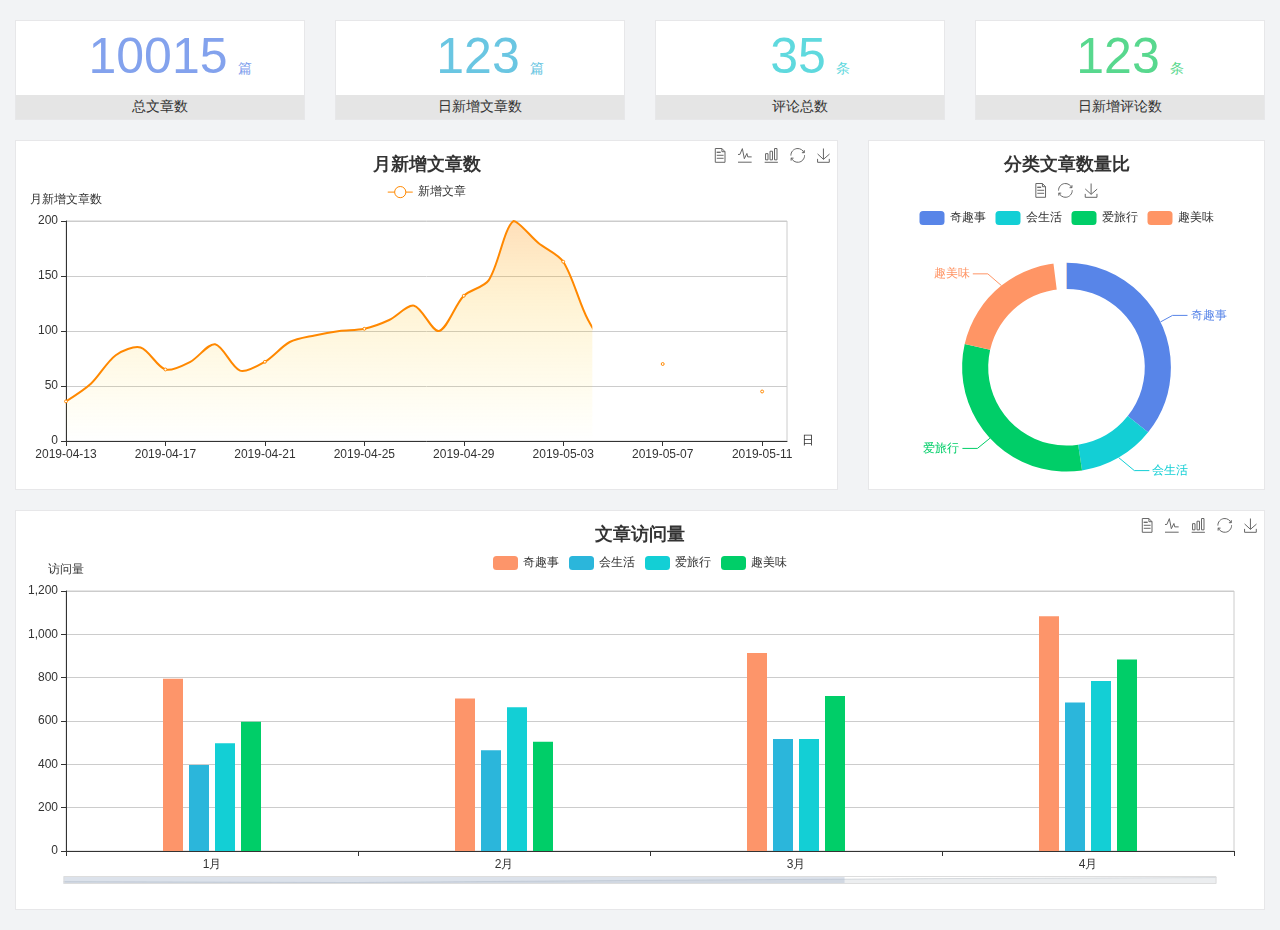
<file: home/dashboard.html>
<!DOCTYPE html>
<html lang="en">

<head>
  <meta charset="UTF-8">
  <meta name="viewport" content="width=device-width, initial-scale=1.0">
  <meta http-equiv="X-UA-Compatible" content="ie=edge">
  <title>图表统计</title>
  <link rel="stylesheet" href="../../assets/lib/bootstrap.css" />
  <link rel="stylesheet" href="../../assets/lib/main.css" />
  <script src="../../assets/lib/jquery.js"></script>
  <script type="text/javascript" src="../../assets/lib/echarts.min.js"></script>
</head>

<body>
  <div class="container-fluid">
    <div class="row spannel_list">
      <div class="col-sm-3 col-xs-6">
        <div class="spannel">
          <em>10015</em><span>篇</span>
          <b>总文章数</b>
        </div>
      </div>
      <div class="col-sm-3 col-xs-6">
        <div class="spannel scolor01">
          <em>123</em><span>篇</span>
          <b>日新增文章数</b>
        </div>
      </div>
      <div class="col-sm-3 col-xs-6">
        <div class="spannel scolor02">
          <em>35</em><span>条</span>
          <b>评论总数</b>
        </div>
      </div>
      <div class="col-sm-3 col-xs-6">
        <div class="spannel scolor03">
          <em>123</em><span>条</span>
          <b>日新增评论数</b>
        </div>
      </div>
    </div>
  </div>

  <div class="container-fluid">
    <div class="row curve-pie">
      <div class="col-lg-8 col-md-8">
        <div class="gragh_pannel" id="curve_show"></div>
      </div>
      <div class="col-lg-4 col-md-4">
        <div class="gragh_pannel" id="pie_show"></div>
      </div>
    </div>
  </div>

  <div class="container-fluid">
    <div class="column_pannel" id="column_show"></div>
  </div>

  <script>
    var oChart = echarts.init(document.getElementById('curve_show'));
    var aList_all = [
      { 'count': 36, 'date': '2019-04-13' },
      { 'count': 52, 'date': '2019-04-14' },
      { 'count': 78, 'date': '2019-04-15' },
      { 'count': 85, 'date': '2019-04-16' },
      { 'count': 65, 'date': '2019-04-17' },
      { 'count': 72, 'date': '2019-04-18' },
      { 'count': 88, 'date': '2019-04-19' },
      { 'count': 64, 'date': '2019-04-20' },
      { 'count': 72, 'date': '2019-04-21' },
      { 'count': 90, 'date': '2019-04-22' },
      { 'count': 96, 'date': '2019-04-23' },
      { 'count': 100, 'date': '2019-04-24' },
      { 'count': 102, 'date': '2019-04-25' },
      { 'count': 110, 'date': '2019-04-26' },
      { 'count': 123, 'date': '2019-04-27' },
      { 'count': 100, 'date': '2019-04-28' },
      { 'count': 132, 'date': '2019-04-29' },
      { 'count': 146, 'date': '2019-04-30' },
      { 'count': 200, 'date': '2019-05-01' },
      { 'count': 180, 'date': '2019-05-02' },
      { 'count': 163, 'date': '2019-05-03' },
      { 'count': 110, 'date': '2019-05-04' },
      { 'count': 80, 'date': '2019-05-05' },
      { 'count': 82, 'date': '2019-05-06' },
      { 'count': 70, 'date': '2019-05-07' },
      { 'count': 65, 'date': '2019-05-08' },
      { 'count': 54, 'date': '2019-05-09' },
      { 'count': 40, 'date': '2019-05-10' },
      { 'count': 45, 'date': '2019-05-11' },
      { 'count': 38, 'date': '2019-05-12' },
    ];

    let aCount = [];
    let aDate = [];

    for (var i = 0; i < aList_all.length; i++) {
      aCount.push(aList_all[i].count);
      aDate.push(aList_all[i].date);
    }

    var chartopt = {
      title: {
        text: '月新增文章数',
        left: 'center',
        top: '10'
      },
      tooltip: {
        trigger: 'axis'
      },
      legend: {
        data: ['新增文章'],
        top: '40'
      },
      toolbox: {
        show: true,
        feature: {
          mark: { show: true },
          dataView: { show: true, readOnly: false },
          magicType: { show: true, type: ['line', 'bar'] },
          restore: { show: true },
          saveAsImage: { show: true }
        }
      },
      calculable: true,
      xAxis: [
        {
          name: '日',
          type: 'category',
          boundaryGap: false,
          data: aDate
        }
      ],
      yAxis: [
        {
          name: '月新增文章数',
          type: 'value'
        }
      ],
      series: [
        {
          name: '新增文章',
          type: 'line',
          smooth: true,
          itemStyle: { normal: { areaStyle: { type: 'default' }, color: '#f80' }, lineStyle: { color: '#f80' } },
          data: aCount
        }],
      areaStyle: {
        normal: {
          color: new echarts.graphic.LinearGradient(0, 0, 0, 1, [{
            offset: 0,
            color: 'rgba(255,136,0,0.39)'
          }, {
            offset: .34,
            color: 'rgba(255,180,0,0.25)'
          }, {
            offset: 1,
            color: 'rgba(255,222,0,0.00)'
          }])

        }
      },
      grid: {
        show: true,
        x: 50,
        x2: 50,
        y: 80,
        height: 220
      }
    };

    oChart.setOption(chartopt);


    var oPie = echarts.init(document.getElementById('pie_show'));
    var oPieopt =
    {
      title: {
        top: 10,
        text: '分类文章数量比',
        x: 'center'
      },
      tooltip: {
        trigger: 'item',
        formatter: "{a} <br/>{b} : {c} ({d}%)"
      },
      color: ['#5885e8', '#13cfd5', '#00ce68', '#ff9565'],
      legend: {
        x: 'center',
        top: 65,
        data: ['奇趣事', '会生活', '爱旅行', '趣美味']
      },
      toolbox: {
        show: true,
        x: 'center',
        top: 35,
        feature: {
          mark: { show: true },
          dataView: { show: true, readOnly: false },
          magicType: {
            show: true,
            type: ['pie', 'funnel'],
            option: {
              funnel: {
                x: '25%',
                width: '50%',
                funnelAlign: 'left',
                max: 1548
              }
            }
          },
          restore: { show: true },
          saveAsImage: { show: true }
        }
      },
      calculable: true,
      series: [
        {
          name: '访问来源',
          type: 'pie',
          radius: ['45%', '60%'],
          center: ['50%', '65%'],
          data: [
            { value: 300, name: '奇趣事' },
            { value: 100, name: '会生活' },
            { value: 260, name: '爱旅行' },
            { value: 180, name: '趣美味' }
          ]
        }
      ]
    };
    oPie.setOption(oPieopt);



    var oColumn = this.echarts.init(document.getElementById('column_show'));
    var oColumnopt =
    {
      title: {
        text: '文章访问量',
        left: 'center',
        top: '10'
      },
      tooltip: {
        trigger: 'axis'
      },
      legend: {
        data: ['奇趣事', '会生活', '爱旅行', '趣美味'],
        top: '40'
      },
      toolbox: {
        show: true,
        feature: {
          mark: { show: true },
          dataView: { show: true, readOnly: false },
          magicType: { show: true, type: ['line', 'bar'] },
          restore: { show: true },
          saveAsImage: { show: true }
        }
      },
      calculable: true,
      xAxis: [
        {
          type: 'category',
          data: ['1月', '2月', '3月', '4月', '5月']
        }
      ],
      yAxis: [
        {
          name: '访问量',
          type: 'value'
        }
      ],
      series: [
        {
          name: '奇趣事',
          type: 'bar',
          barWidth: 20,
          itemStyle: {
            normal: { areaStyle: { type: 'default' }, color: '#fd956a' }
          },
          data: [800, 708, 920, 1090, 1200]
        },
        {
          name: '会生活',
          type: 'bar',
          barWidth: 20,
          itemStyle: {
            normal: { areaStyle: { type: 'default' }, color: '#2bb6db' }
          },
          data: [400, 468, 520, 690, 800]
        },
        {
          name: '爱旅行',
          type: 'bar',
          barWidth: 20,
          itemStyle: {
            normal: { areaStyle: { type: 'default' }, color: '#13cfd5' }
          },
          data: [500, 668, 520, 790, 900]
        },
        {
          name: '趣美味',
          type: 'bar',
          barWidth: 20,
          itemStyle: {
            normal: { areaStyle: { type: 'default' }, color: '#00ce68' }
          },
          data: [600, 508, 720, 890, 1000]
        }
      ],
      grid: {
        show: true,
        x: 50,
        x2: 30,
        y: 80,
        height: 260
      },
      dataZoom: [//给x轴设置滚动条
        {
          start: 0,//默认为0
          end: 100 - 1000 / 31,//默认为100
          type: 'slider',
          show: true,
          xAxisIndex: [0],
          handleSize: 0,//滑动条的 左右2个滑动条的大小
          height: 8,//组件高度
          left: 45, //左边的距离
          right: 50,//右边的距离
          bottom: 26,//右边的距离
          handleColor: '#ddd',//h滑动图标的颜色
          handleStyle: {
            borderColor: "#cacaca",
            borderWidth: "1",
            shadowBlur: 2,
            background: "#ddd",
            shadowColor: "#ddd",
          }
        }]
    };
    oColumn.setOption(oColumnopt);
  </script>
</body>

</html>
</file>
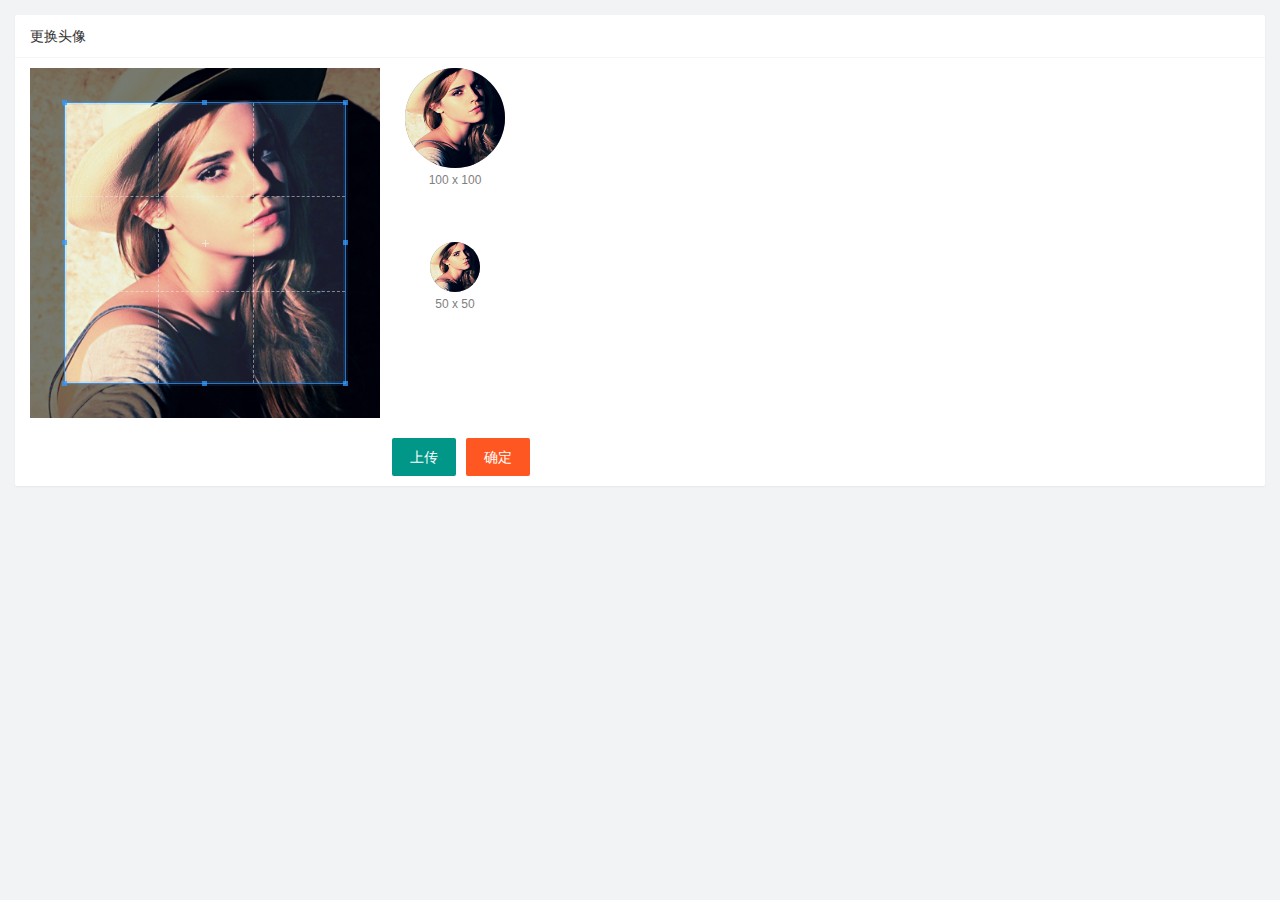
<file: user/user_avatar.html>
<!DOCTYPE html>
<html lang="en">

<head>
    <meta charset="UTF-8">
    <meta http-equiv="X-UA-Compatible" content="IE=edge">
    <meta name="viewport" content="width=device-width, initial-scale=1.0">
    <title>Document</title>
    <link rel="stylesheet" href="/assets/lib/layui/css/layui.css">
    <link rel="stylesheet" href="/assets/lib/cropper/cropper.css" />
    <link rel="stylesheet" href="/assets/css/user/user_avatar.css">
</head>

<body>
    <div class="layui-card">
        <div class="layui-card-header">更换头像</div>
        <div class="layui-card-body">
            <!-- 第一行的图片裁剪和预览区域 -->
            <div class="row1">
                <!-- 图片裁剪区域 -->
                <div class="cropper-box">
                    <!-- 这个 img 标签很重要，将来会把它初始化为裁剪区域 -->
                    <img id="image" src="/assets/images/sample.jpg" />
                </div>

                <!-- 图片的预览区域 -->
                <div class="preview-box">
                    <div>
                        <!-- 宽高为 100px 的预览区域 -->
                        <div class="img-preview w100"></div>
                        <p class="size">100 x 100</p>
                    </div>
                    <div>
                        <!-- 宽高为 50px 的预览区域 -->
                        <div class="img-preview w50"></div>
                        <p class="size">50 x 50</p>
                    </div>
                </div>
            </div>

            <!-- 第二行的按钮区域 -->
            <div class="row2">
                <input type="file" id="file" accept="image/png,image/jpeg,image/jpg" />
                <button type="button" class="layui-btn" id="btnChooseImage">上传</button>
                <button type="button" class="layui-btn layui-btn-danger" id="btnUpload">确定</button>
            </div>
        </div>
    </div>

    <script src="/assets/lib/jquery.js"></script>
    <script src="/assets/lib/layui/layui.all.js"></script>
    <script src="/assets/lib/cropper/Cropper.js"></script>
    <script src="/assets/lib/cropper/jquery-cropper.js"></script>
    <script src="/assets/js/baseAPI.js"></script>
    <script src="/assets/js/user/user_avatar.js"></script>
</body>

</html>
</file>
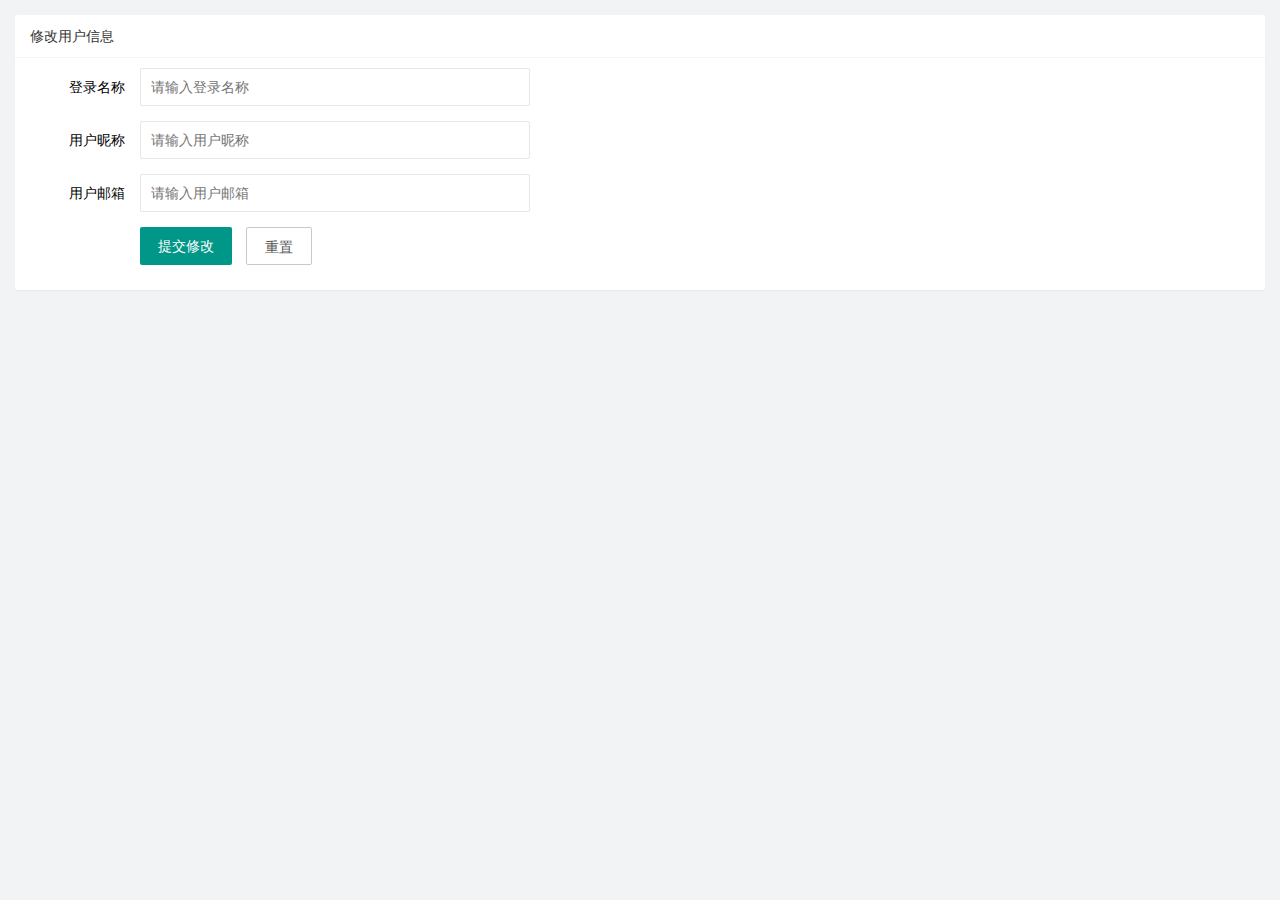
<file: user/user_info.html>
<!DOCTYPE html>
<html lang="en">

<head>
    <meta charset="UTF-8">
    <meta http-equiv="X-UA-Compatible" content="IE=edge">
    <meta name="viewport" content="width=device-width, initial-scale=1.0">
    <title>个人信息</title>
    <link rel="stylesheet" href="/assets/lib/layui/css/layui.css">
    <link rel="stylesheet" href="/assets/css/user/user_info.css">
</head>

<body>
    <div class="layui-card">
        <div class="layui-card-header">修改用户信息</div>
        <div class="layui-card-body">
            <form class="layui-form" lay-filter="formUserInfo">
                <input type="hidden" name="id" value="">
                <div class="layui-form-item">
                    <label class="layui-form-label">登录名称</label>
                    <div class="layui-input-block">
                        <input type="text" name="username" required lay-verify="required" placeholder="请输入登录名称"
                            autocomplete="off" class="layui-input" readonly>
                    </div>
                </div>
                <div class="layui-form-item">
                    <label class="layui-form-label">用户昵称</label>
                    <div class="layui-input-block">
                        <input type="text" name="nickname" required lay-verify="required|nickname" placeholder="请输入用户昵称"
                            autocomplete="off" class="layui-input">
                    </div>
                </div>
                <div class="layui-form-item">
                    <label class="layui-form-label">用户邮箱</label>
                    <div class="layui-input-block">
                        <input type="text" name="email" required lay-verify="required|email" placeholder="请输入用户邮箱"
                            autocomplete="off" class="layui-input">
                    </div>
                </div>
                <div class="layui-form-item">
                    <div class="layui-input-block">
                        <button class="layui-btn" lay-submit lay-filter="formDemo">提交修改</button>
                        <button type="reset" class="layui-btn layui-btn-primary" id="btnReset">重置</button>
                    </div>
                </div>
            </form>
        </div>
        <script src="/assets/lib/layui/layui.all.js"></script>
        <script src="/assets/lib/jquery.js"></script>
        <script src="/assets/js/baseAPI.js"></script>

        <script src="/assets/js/user/user_info.js"></script>
</body>

</html>
</file>
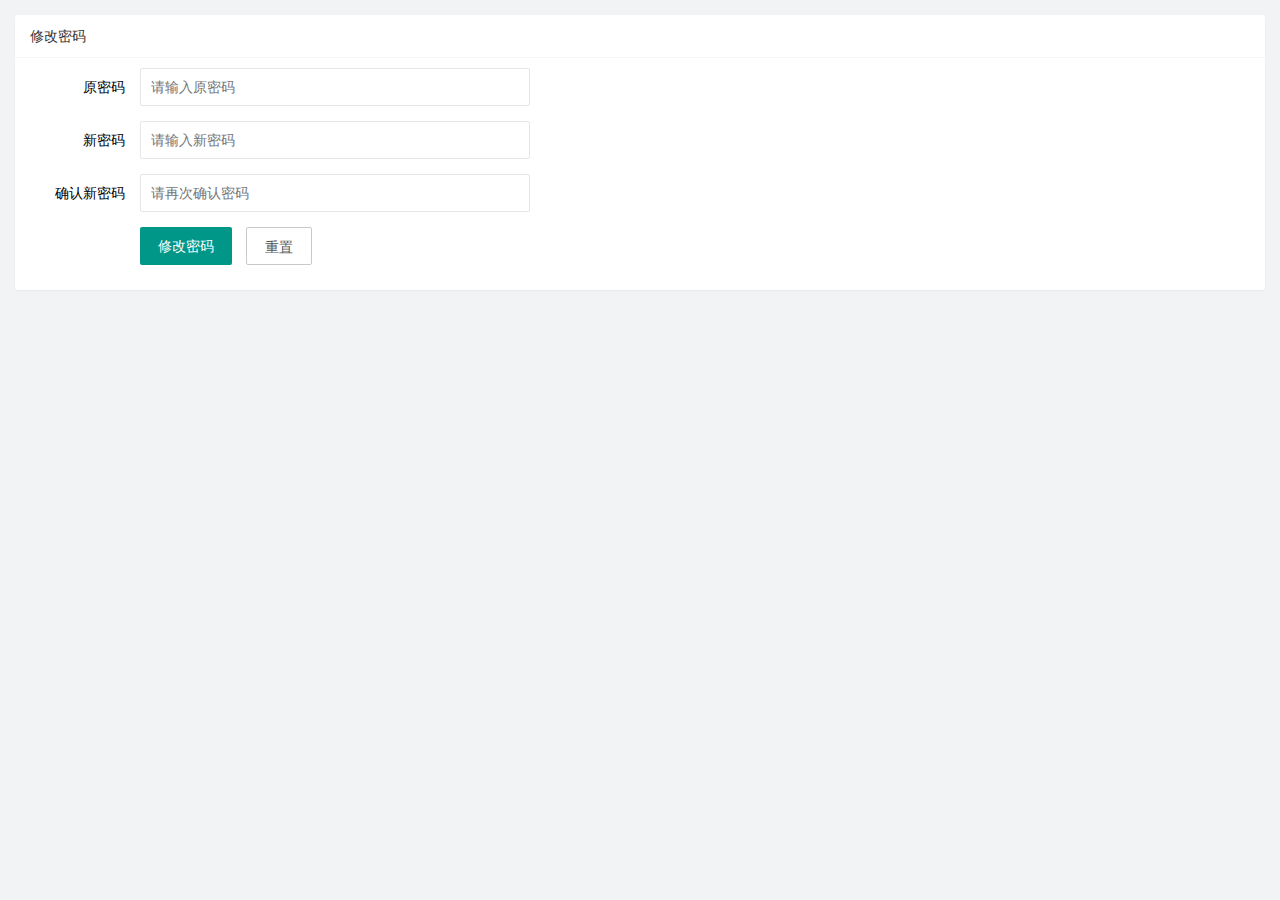
<file: user/user_pwd.html>
<!DOCTYPE html>
<html lang="en">

<head>
    <meta charset="UTF-8">
    <meta http-equiv="X-UA-Compatible" content="IE=edge">
    <meta name="viewport" content="width=device-width, initial-scale=1.0">
    <title>Document</title>
    <link rel="stylesheet" href="/assets/lib/layui/css/layui.css">
    <link rel="stylesheet" href="/assets/css/user/user_pwd.css">
</head>

<body>
    <div class="layui-card">
        <div class="layui-card-header">修改密码</div>
        <div class="layui-card-body">
            <form class="layui-form">
                <div class="layui-form-item">
                    <label class="layui-form-label">原密码</label>
                    <div class="layui-input-block">
                        <input type="password" name="oldPwd" required lay-verify="required|pwd" placeholder="请输入原密码"
                            autocomplete="off" class="layui-input">
                    </div>
                </div>
                <div class="layui-form-item">
                    <label class="layui-form-label">新密码</label>
                    <div class="layui-input-block">
                        <input type="password" name="newPwd" required lay-verify="required|pwd|samePwd"
                            placeholder="请输入新密码" autocomplete="off" class="layui-input">
                    </div>
                </div>
                <div class="layui-form-item">
                    <label class="layui-form-label">确认新密码</label>
                    <div class="layui-input-block">
                        <input type="password" name="rePwd" required lay-verify="required|pwd|rePwd"
                            placeholder="请再次确认密码" autocomplete="off" class="layui-input">
                    </div>
                </div>
                <div class="layui-form-item">
                    <div class="layui-input-block">
                        <button class="layui-btn" lay-submit lay-filter="formDemo">修改密码</button>
                        <button type="reset" class="layui-btn layui-btn-primary">重置</button>
                    </div>
                </div>
            </form>
        </div>
    </div>



    <script src="/assets/lib/layui/layui.all.js"></script>
    <script src="/assets/lib/jquery.js"></script>
    <script src="/assets/js/baseAPI.js"></script>
    <script src="/assets/js/user/user_pwd.js"></script>
</body>

</html>
</file>
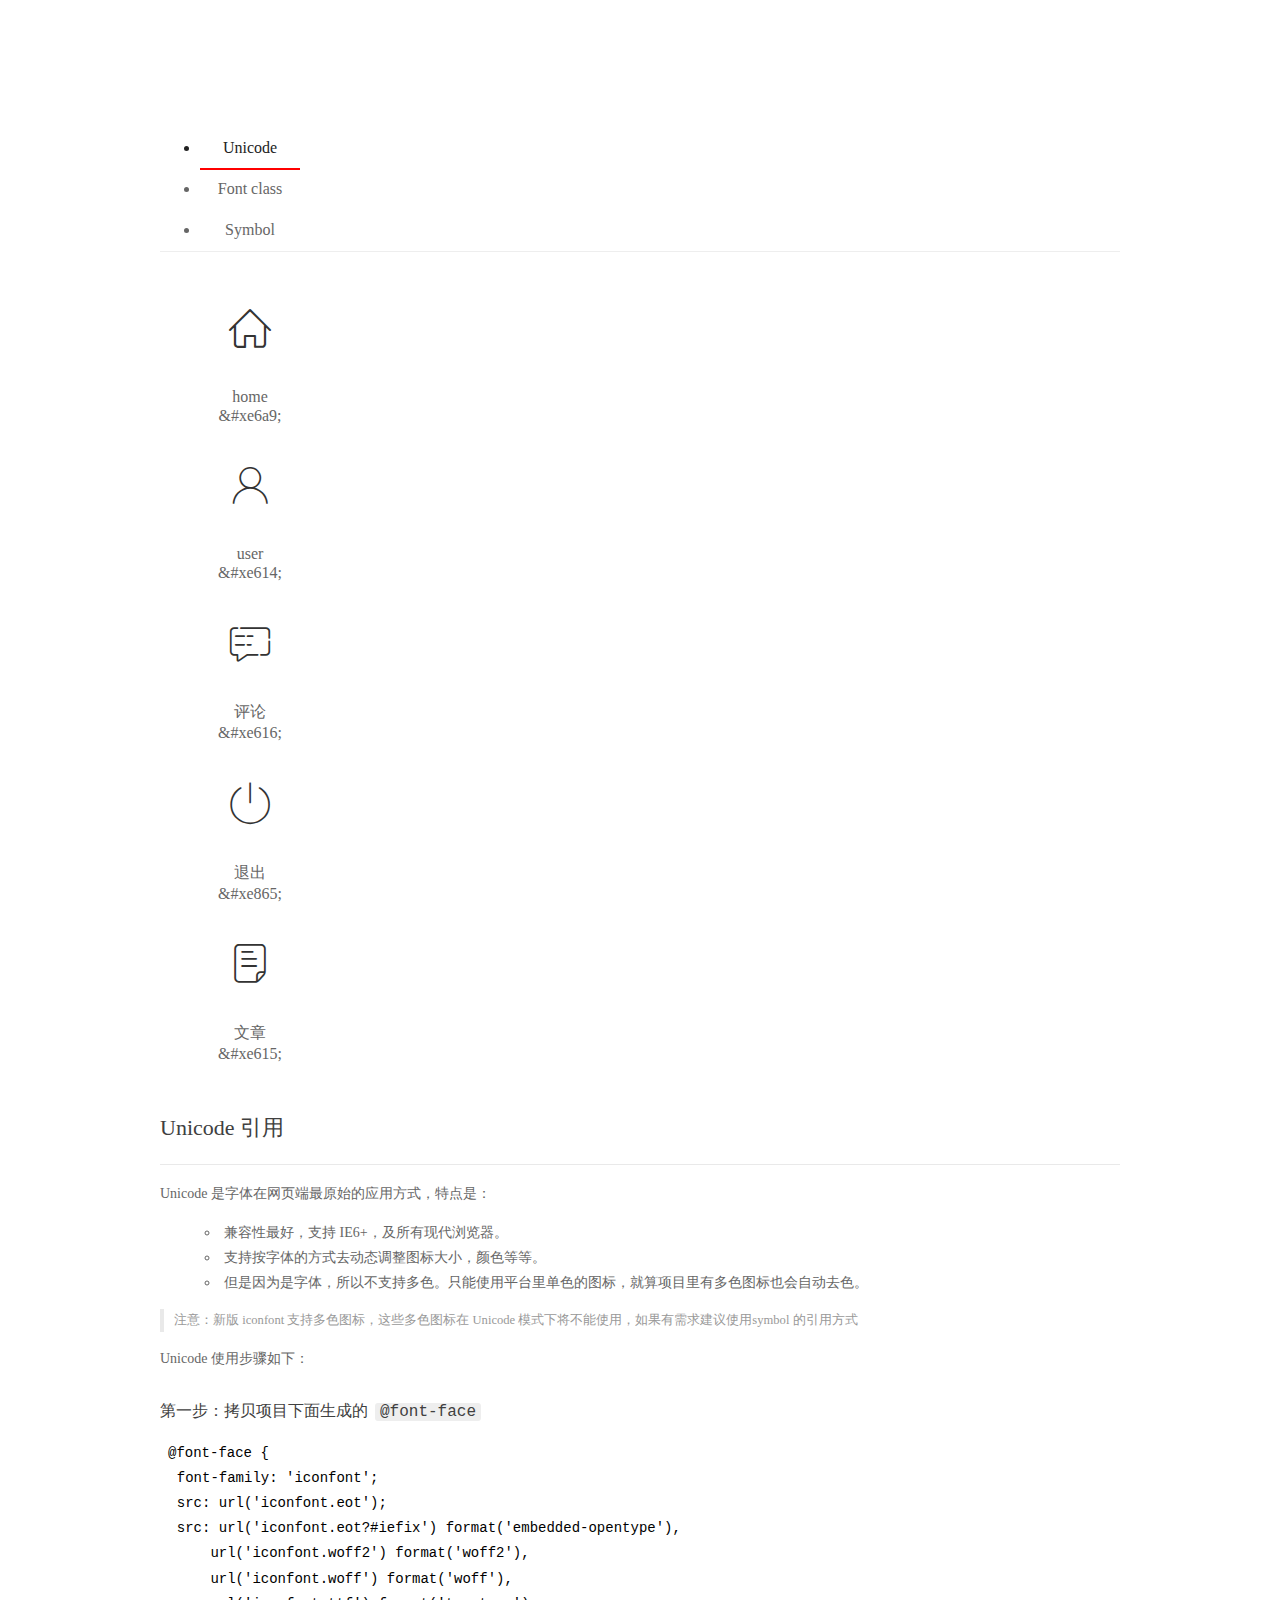
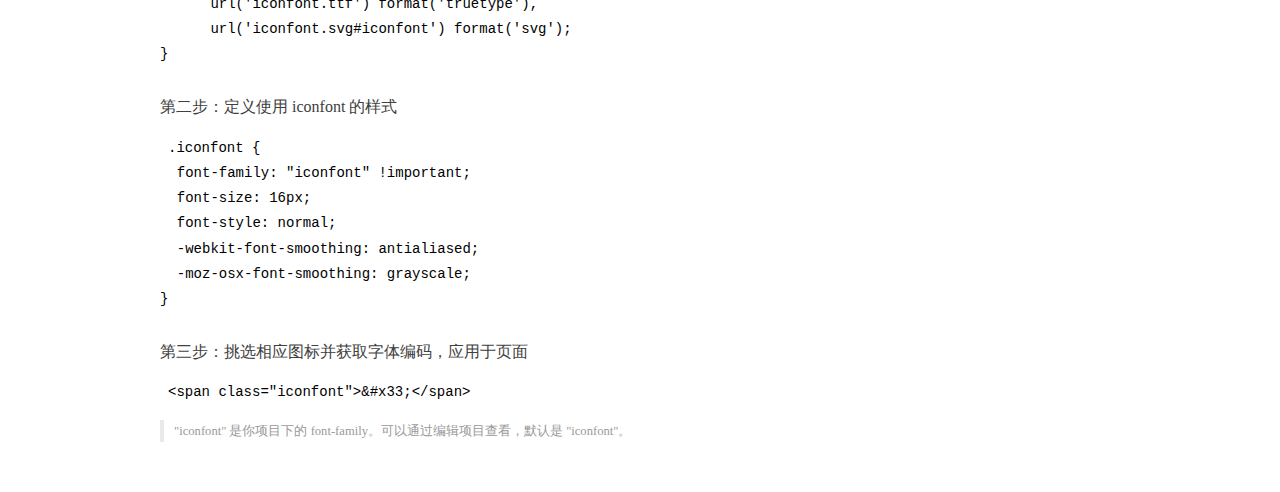
<file: assets/fonts/demo_index.html>
<!DOCTYPE html>
<html>
<head>
  <meta charset="utf-8"/>
  <title>IconFont Demo</title>
  <link rel="shortcut icon" href="https://gtms04.alicdn.com/tps/i4/TB1_oz6GVXXXXaFXpXXJDFnIXXX-64-64.ico" type="image/x-icon"/>
  <link rel="stylesheet" href="https://g.alicdn.com/thx/cube/1.3.2/cube.min.css">
  <link rel="stylesheet" href="demo.css">
  <link rel="stylesheet" href="iconfont.css">
  <script src="iconfont.js"></script>
  <!-- jQuery -->
  <script src="https://a1.alicdn.com/oss/uploads/2018/12/26/7bfddb60-08e8-11e9-9b04-53e73bb6408b.js"></script>
  <!-- 代码高亮 -->
  <script src="https://a1.alicdn.com/oss/uploads/2018/12/26/a3f714d0-08e6-11e9-8a15-ebf944d7534c.js"></script>
</head>
<body>
  <div class="main">
    <h1 class="logo"><a href="https://www.iconfont.cn/" title="iconfont 首页" target="_blank">&#xe86b;</a></h1>
    <div class="nav-tabs">
      <ul id="tabs" class="dib-box">
        <li class="dib active"><span>Unicode</span></li>
        <li class="dib"><span>Font class</span></li>
        <li class="dib"><span>Symbol</span></li>
      </ul>
      
    </div>
    <div class="tab-container">
      <div class="content unicode" style="display: block;">
          <ul class="icon_lists dib-box">
          
            <li class="dib">
              <span class="icon iconfont">&#xe6a9;</span>
                <div class="name">home</div>
                <div class="code-name">&amp;#xe6a9;</div>
              </li>
          
            <li class="dib">
              <span class="icon iconfont">&#xe614;</span>
                <div class="name">user</div>
                <div class="code-name">&amp;#xe614;</div>
              </li>
          
            <li class="dib">
              <span class="icon iconfont">&#xe616;</span>
                <div class="name">评论</div>
                <div class="code-name">&amp;#xe616;</div>
              </li>
          
            <li class="dib">
              <span class="icon iconfont">&#xe865;</span>
                <div class="name">退出</div>
                <div class="code-name">&amp;#xe865;</div>
              </li>
          
            <li class="dib">
              <span class="icon iconfont">&#xe615;</span>
                <div class="name">文章</div>
                <div class="code-name">&amp;#xe615;</div>
              </li>
          
          </ul>
          <div class="article markdown">
          <h2 id="unicode-">Unicode 引用</h2>
          <hr>

          <p>Unicode 是字体在网页端最原始的应用方式，特点是：</p>
          <ul>
            <li>兼容性最好，支持 IE6+，及所有现代浏览器。</li>
            <li>支持按字体的方式去动态调整图标大小，颜色等等。</li>
            <li>但是因为是字体，所以不支持多色。只能使用平台里单色的图标，就算项目里有多色图标也会自动去色。</li>
          </ul>
          <blockquote>
            <p>注意：新版 iconfont 支持多色图标，这些多色图标在 Unicode 模式下将不能使用，如果有需求建议使用symbol 的引用方式</p>
          </blockquote>
          <p>Unicode 使用步骤如下：</p>
          <h3 id="-font-face">第一步：拷贝项目下面生成的 <code>@font-face</code></h3>
<pre><code class="language-css"
>@font-face {
  font-family: 'iconfont';
  src: url('iconfont.eot');
  src: url('iconfont.eot?#iefix') format('embedded-opentype'),
      url('iconfont.woff2') format('woff2'),
      url('iconfont.woff') format('woff'),
      url('iconfont.ttf') format('truetype'),
      url('iconfont.svg#iconfont') format('svg');
}
</code></pre>
          <h3 id="-iconfont-">第二步：定义使用 iconfont 的样式</h3>
<pre><code class="language-css"
>.iconfont {
  font-family: "iconfont" !important;
  font-size: 16px;
  font-style: normal;
  -webkit-font-smoothing: antialiased;
  -moz-osx-font-smoothing: grayscale;
}
</code></pre>
          <h3 id="-">第三步：挑选相应图标并获取字体编码，应用于页面</h3>
<pre>
<code class="language-html"
>&lt;span class="iconfont"&gt;&amp;#x33;&lt;/span&gt;
</code></pre>
          <blockquote>
            <p>"iconfont" 是你项目下的 font-family。可以通过编辑项目查看，默认是 "iconfont"。</p>
          </blockquote>
          </div>
      </div>
      <div class="content font-class">
        <ul class="icon_lists dib-box">
          
          <li class="dib">
            <span class="icon iconfont icon-home"></span>
            <div class="name">
              home
            </div>
            <div class="code-name">.icon-home
            </div>
          </li>
          
          <li class="dib">
            <span class="icon iconfont icon-user"></span>
            <div class="name">
              user
            </div>
            <div class="code-name">.icon-user
            </div>
          </li>
          
          <li class="dib">
            <span class="icon iconfont icon-pinglun"></span>
            <div class="name">
              评论
            </div>
            <div class="code-name">.icon-pinglun
            </div>
          </li>
          
          <li class="dib">
            <span class="icon iconfont icon-tuichu"></span>
            <div class="name">
              退出
            </div>
            <div class="code-name">.icon-tuichu
            </div>
          </li>
          
          <li class="dib">
            <span class="icon iconfont icon-16"></span>
            <div class="name">
              文章
            </div>
            <div class="code-name">.icon-16
            </div>
          </li>
          
        </ul>
        <div class="article markdown">
        <h2 id="font-class-">font-class 引用</h2>
        <hr>

        <p>font-class 是 Unicode 使用方式的一种变种，主要是解决 Unicode 书写不直观，语意不明确的问题。</p>
        <p>与 Unicode 使用方式相比，具有如下特点：</p>
        <ul>
          <li>兼容性良好，支持 IE8+，及所有现代浏览器。</li>
          <li>相比于 Unicode 语意明确，书写更直观。可以很容易分辨这个 icon 是什么。</li>
          <li>因为使用 class 来定义图标，所以当要替换图标时，只需要修改 class 里面的 Unicode 引用。</li>
          <li>不过因为本质上还是使用的字体，所以多色图标还是不支持的。</li>
        </ul>
        <p>使用步骤如下：</p>
        <h3 id="-fontclass-">第一步：引入项目下面生成的 fontclass 代码：</h3>
<pre><code class="language-html">&lt;link rel="stylesheet" href="./iconfont.css"&gt;
</code></pre>
        <h3 id="-">第二步：挑选相应图标并获取类名，应用于页面：</h3>
<pre><code class="language-html">&lt;span class="iconfont icon-xxx"&gt;&lt;/span&gt;
</code></pre>
        <blockquote>
          <p>"
            iconfont" 是你项目下的 font-family。可以通过编辑项目查看，默认是 "iconfont"。</p>
        </blockquote>
      </div>
      </div>
      <div class="content symbol">
          <ul class="icon_lists dib-box">
          
            <li class="dib">
                <svg class="icon svg-icon" aria-hidden="true">
                  <use xlink:href="#icon-home"></use>
                </svg>
                <div class="name">home</div>
                <div class="code-name">#icon-home</div>
            </li>
          
            <li class="dib">
                <svg class="icon svg-icon" aria-hidden="true">
                  <use xlink:href="#icon-user"></use>
                </svg>
                <div class="name">user</div>
                <div class="code-name">#icon-user</div>
            </li>
          
            <li class="dib">
                <svg class="icon svg-icon" aria-hidden="true">
                  <use xlink:href="#icon-pinglun"></use>
                </svg>
                <div class="name">评论</div>
                <div class="code-name">#icon-pinglun</div>
            </li>
          
            <li class="dib">
                <svg class="icon svg-icon" aria-hidden="true">
                  <use xlink:href="#icon-tuichu"></use>
                </svg>
                <div class="name">退出</div>
                <div class="code-name">#icon-tuichu</div>
            </li>
          
            <li class="dib">
                <svg class="icon svg-icon" aria-hidden="true">
                  <use xlink:href="#icon-16"></use>
                </svg>
                <div class="name">文章</div>
                <div class="code-name">#icon-16</div>
            </li>
          
          </ul>
          <div class="article markdown">
          <h2 id="symbol-">Symbol 引用</h2>
          <hr>

          <p>这是一种全新的使用方式，应该说这才是未来的主流，也是平台目前推荐的用法。相关介绍可以参考这篇<a href="">文章</a>
            这种用法其实是做了一个 SVG 的集合，与另外两种相比具有如下特点：</p>
          <ul>
            <li>支持多色图标了，不再受单色限制。</li>
            <li>通过一些技巧，支持像字体那样，通过 <code>font-size</code>, <code>color</code> 来调整样式。</li>
            <li>兼容性较差，支持 IE9+，及现代浏览器。</li>
            <li>浏览器渲染 SVG 的性能一般，还不如 png。</li>
          </ul>
          <p>使用步骤如下：</p>
          <h3 id="-symbol-">第一步：引入项目下面生成的 symbol 代码：</h3>
<pre><code class="language-html">&lt;script src="./iconfont.js"&gt;&lt;/script&gt;
</code></pre>
          <h3 id="-css-">第二步：加入通用 CSS 代码（引入一次就行）：</h3>
<pre><code class="language-html">&lt;style&gt;
.icon {
  width: 1em;
  height: 1em;
  vertical-align: -0.15em;
  fill: currentColor;
  overflow: hidden;
}
&lt;/style&gt;
</code></pre>
          <h3 id="-">第三步：挑选相应图标并获取类名，应用于页面：</h3>
<pre><code class="language-html">&lt;svg class="icon" aria-hidden="true"&gt;
  &lt;use xlink:href="#icon-xxx"&gt;&lt;/use&gt;
&lt;/svg&gt;
</code></pre>
          </div>
      </div>

    </div>
  </div>
  <script>
  $(document).ready(function () {
      $('.tab-container .content:first').show()

      $('#tabs li').click(function (e) {
        var tabContent = $('.tab-container .content')
        var index = $(this).index()

        if ($(this).hasClass('active')) {
          return
        } else {
          $('#tabs li').removeClass('active')
          $(this).addClass('active')

          tabContent.hide().eq(index).fadeIn()
        }
      })
    })
  </script>
</body>
</html>
</file>
<file: assets/lib/main.css>
body{
    font-family:'MicroSoft YaHei';
    background-color: #f2f3f5;
}
.main_wrap{
    position:fixed;
    width:100%;
    height:100%;
    left:0px;
    top:0px;
    background:url('../images/login_bg.jpg'); 
    background-size:100% 100%; 
  }
.header{
    width:1200px;
    overflow: hidden;
    margin:20px auto 0;
}
.heade .logo{
    float: left;
}
.header .copyright{
    float:right;
    font-size:12px;
    color:#fff;
    text-align:right;
    line-height:20px;
    margin-top:10px;
}
.login_form_con{
    position:absolute;
    left:50%;
    top:50%;
    margin-left:-200px;
    margin-top:-155px;
    width:400px;
    height:310px;
    background-color: #edeff0;
}

.login_form{
    position: relative;
}

.login_form .icon-user{
    position:absolute;
    font-size:16px;
    color:#999;
    left:46px;
    top:12px;
}
.login_form .icon-key{
    position:absolute;
    font-size:18px;
    color:#999;
    left:46px;
    top:78px;
}
.login_title{
    height:60px;
    background:url('../images/login_title.png') center center no-repeat #fff;
}
.input_txt,.input_pass,.input_sub{
    display:block;
    width:334px;
    height:37px;
    padding:0px;
    text-indent:40px;
    border:1px solid #ddd;
    margin:27px auto 0;
    outline:none;
}
.input_sub{
    margin-top:40px;
    height:42px;
    background-color: #19b9e7;
    text-indent:0px;
    font-size:18px;
    color:#fff;
    cursor: pointer;
}
.input_sub:hover{
    background-color: #08a0cc;
}

.sider{
    position:fixed;
    left:0;
    top:0;
    bottom:0;
    width:210px;
    background-color: #323745;
}
.sider .logo{
    display:block;
    height:56px;
    background-color: #242732;
    overflow: hidden;
}
.sider .logo img{
    display:block;
    margin:6px auto 0;
}
.user_info{
    height:79px;
    border-bottom:1px solid #5a5e6b;
}

.user_info img{
    float: left;
    width:40px;
    height:40px;
    border-radius:20px;
    margin:19px 0 0 30px;
}
.user_info span{
    float: left;
    width:120px;
    font-size:12px;
    color:#fff;
    margin:23px 0 0 20px;
}
.user_info b{
    float: left;
    width: 120px;
    font-weight:normal;
    font-size:12px;
    color:#adafb5;
    margin:2px 0 0 20px;
}

.menu .level01{
    height:50px;
    line-height:50px;
}
.menu .level01 a{
    display:block;
    height:50px;
    font-size:12px;
    color:#adafb5;
    overflow: hidden;
}
.menu .level01.active a{
    background-color: #1378f0;
    color:#fff;
}
.menu .level01.active i{
    color:#fff;
}

.menu .level01 a:hover{
    background-color: #1378f0;
    color:#fff;
}
.menu .level01 a:hover i{
    color:#fff;
}
.menu .level01 i{
    color:#61646f;
    font-size:22px;
    float: left;
    margin-left:26px;
}
.menu .level01 span{
    float: left;
    margin-left:10px;
}
.menu .level01 b{
    float: right;
    margin-right:20px;
    font-weight:normal;
    transform:rotate(90deg);
    transition:all 500ms ease;
}

.menu .level01 .rotate0{
    transform:rotate(0deg);
}

.menu .level02{
    background: #242732;
    display:none;
}


.menu .level02 li{
    height:40px;
    line-height:40px;
}
.menu .level02 li a{
    display:block;
    height:40px;
    font-size:12px;
    color:#adafb5;
    overflow: hidden;
}

.menu .level02 li a:hover{
    background-color: #1378f0;
    color:#fff;
}

.menu .level02 li i{
    font-size:12px;
    float: left;
    margin-left:60px;
}
.menu .level02 li span{
    font-size:12px;
    float: left;
    margin-left:5px;
}

.menu .level02 .active a{
    color:#ffae00;
}

.header_bar{
    position:fixed;
    left:210px;
    right:0;
    top:0;
    height:56px;
    background-color: #fff;
}

.main{
    position:fixed;
    left:210px;
    top:56px;
    right:0;
    bottom:0;
    background-color: #f2f3f5;
}

.search_form{
    width:218px;
    height:33px;
    border:1px solid #ddd;
    background-color: #f2f3f5;
    border-radius:16px;
    float: left;
    margin:12px 0 0 27px;
}

.search_form input{
    padding:0px;
    margin:0px;
    border:0px;
    float: left;
    background-color: #f2f3f5;
    font-size:12px;
    width:175px;
    height:31px;
    margin-left:12px;
    outline:none;
   
}

.search_form .icon-search{
    line-height:33px;
    cursor: pointer;
    font-size:18px;
    color:#abaebb;
}
.user_center_link{
    float:right;

}
.user_center_link a{
    line-height:56px;
    font-size:12px;
    color:#999;
    margin-right:15px;
}
.user_center_link a:hover{
    color:#ffae00
}

.user_center_link img{
    width:42px;
    height:42px;
    border-radius:32px;
    margin-right:10px;
}

.spannel_list{
    margin-top:20px;
}

.spannel{
	height:100px;
	overflow:hidden;
	text-align:center;
    position:relative;
    background-color: #fff;
    border:1px solid #e7e7e9;
    margin-bottom:20px;
}

.spannel em{
    font-style:normal;
	font-size:50px;
	line-height:50px;
	display:inline-block;
	margin:10px 0 0 20px;
	font-family:'Arial';
	color:#83a2ed;
}

.spannel span{
	font-size:14px;
	display:inline-block;
	color:#83a2ed;
	margin-left:10px;
}

.spannel b{
	position:absolute;
	left:0;
	bottom:0;
	width:100%;
	line-height:24px;
	background:#e5e5e5;
	color:#333;
	font-size:14px;
	font-weight:normal;
}

.scolor01 em,.scolor01 span{
	color:#6ac6e2;
}

.scolor02 em,.scolor02 span{
	color:#5fd9de;
}

.scolor03 em,.scolor03 span{
	color:#58d88e;
}


.gragh_pannel{
    height:350px;
    border:1px solid #e7e7e9;
    background-color: #fff!important; 
    margin-bottom:20px;  
}

.column_pannel{
    margin-bottom:20px;
    height:400px;
    border:1px solid #e7e7e9;
    background-color: #fff!important;   
}

.common_title{
    line-height:42px;
    background-color: #fbfbfb;
    border:1px solid #e7e7e9;
    margin-top:20px;
    text-indent: 15px;
    font-size:14px;
    color:#333;
}

.common_con{
    border:1px solid #e7e7e9;
    border-top:0px;
    background-color: #fff;
    padding-bottom:20px;
    margin-bottom:20px;
}
.opt_btns{
    margin-top:20px;
}

.mp20{
    margin-top:20px;
}

.pagination{   
   margin:0;
}

.article_form{
    margin-top:20px;
}

.form-group{
    margin-bottom:25px;
}

.form-group label{
    font-weight:normal;
    color:#666;
}

.icon-icondate{
    line-height:16px;
}

.user_pic{
    width:100px;
    height:100px;
    margin-bottom:10px;
}

.article_cover{
    width:200px;
    height:200px;
    margin-bottom:10px;
}
</file>
<file: assets/lib/layui/css/layui.css>
/** layui-v2.5.5 MIT License By https://www.layui.com */
 .layui-inline,img{display:inline-block;vertical-align:middle}h1,h2,h3,h4,h5,h6{font-weight:400}.layui-edge,.layui-header,.layui-inline,.layui-main{position:relative}.layui-body,.layui-edge,.layui-elip{overflow:hidden}.layui-btn,.layui-edge,.layui-inline,img{vertical-align:middle}.layui-btn,.layui-disabled,.layui-icon,.layui-unselect{-moz-user-select:none;-webkit-user-select:none;-ms-user-select:none}.layui-elip,.layui-form-checkbox span,.layui-form-pane .layui-form-label{text-overflow:ellipsis;white-space:nowrap}.layui-breadcrumb,.layui-tree-btnGroup{visibility:hidden}blockquote,body,button,dd,div,dl,dt,form,h1,h2,h3,h4,h5,h6,input,li,ol,p,pre,td,textarea,th,ul{margin:0;padding:0;-webkit-tap-highlight-color:rgba(0,0,0,0)}a:active,a:hover{outline:0}img{border:none}li{list-style:none}table{border-collapse:collapse;border-spacing:0}h4,h5,h6{font-size:100%}button,input,optgroup,option,select,textarea{font-family:inherit;font-size:inherit;font-style:inherit;font-weight:inherit;outline:0}pre{white-space:pre-wrap;white-space:-moz-pre-wrap;white-space:-pre-wrap;white-space:-o-pre-wrap;word-wrap:break-word}body{line-height:24px;font:14px Helvetica Neue,Helvetica,PingFang SC,Tahoma,Arial,sans-serif}hr{height:1px;margin:10px 0;border:0;clear:both}a{color:#333;text-decoration:none}a:hover{color:#777}a cite{font-style:normal;*cursor:pointer}.layui-border-box,.layui-border-box *{box-sizing:border-box}.layui-box,.layui-box *{box-sizing:content-box}.layui-clear{clear:both;*zoom:1}.layui-clear:after{content:'\20';clear:both;*zoom:1;display:block;height:0}.layui-inline{*display:inline;*zoom:1}.layui-edge{display:inline-block;width:0;height:0;border-width:6px;border-style:dashed;border-color:transparent}.layui-edge-top{top:-4px;border-bottom-color:#999;border-bottom-style:solid}.layui-edge-right{border-left-color:#999;border-left-style:solid}.layui-edge-bottom{top:2px;border-top-color:#999;border-top-style:solid}.layui-edge-left{border-right-color:#999;border-right-style:solid}.layui-disabled,.layui-disabled:hover{color:#d2d2d2!important;cursor:not-allowed!important}.layui-circle{border-radius:100%}.layui-show{display:block!important}.layui-hide{display:none!important}@font-face{font-family:layui-icon;src:url(../font/iconfont.eot?v=250);src:url(../font/iconfont.eot?v=250#iefix) format('embedded-opentype'),url(../font/iconfont.woff2?v=250) format('woff2'),url(../font/iconfont.woff?v=250) format('woff'),url(../font/iconfont.ttf?v=250) format('truetype'),url(../font/iconfont.svg?v=250#layui-icon) format('svg')}.layui-icon{font-family:layui-icon!important;font-size:16px;font-style:normal;-webkit-font-smoothing:antialiased;-moz-osx-font-smoothing:grayscale}.layui-icon-reply-fill:before{content:"\e611"}.layui-icon-set-fill:before{content:"\e614"}.layui-icon-menu-fill:before{content:"\e60f"}.layui-icon-search:before{content:"\e615"}.layui-icon-share:before{content:"\e641"}.layui-icon-set-sm:before{content:"\e620"}.layui-icon-engine:before{content:"\e628"}.layui-icon-close:before{content:"\1006"}.layui-icon-close-fill:before{content:"\1007"}.layui-icon-chart-screen:before{content:"\e629"}.layui-icon-star:before{content:"\e600"}.layui-icon-circle-dot:before{content:"\e617"}.layui-icon-chat:before{content:"\e606"}.layui-icon-release:before{content:"\e609"}.layui-icon-list:before{content:"\e60a"}.layui-icon-chart:before{content:"\e62c"}.layui-icon-ok-circle:before{content:"\1005"}.layui-icon-layim-theme:before{content:"\e61b"}.layui-icon-table:before{content:"\e62d"}.layui-icon-right:before{content:"\e602"}.layui-icon-left:before{content:"\e603"}.layui-icon-cart-simple:before{content:"\e698"}.layui-icon-face-cry:before{content:"\e69c"}.layui-icon-face-smile:before{content:"\e6af"}.layui-icon-survey:before{content:"\e6b2"}.layui-icon-tree:before{content:"\e62e"}.layui-icon-upload-circle:before{content:"\e62f"}.layui-icon-add-circle:before{content:"\e61f"}.layui-icon-download-circle:before{content:"\e601"}.layui-icon-templeate-1:before{content:"\e630"}.layui-icon-util:before{content:"\e631"}.layui-icon-face-surprised:before{content:"\e664"}.layui-icon-edit:before{content:"\e642"}.layui-icon-speaker:before{content:"\e645"}.layui-icon-down:before{content:"\e61a"}.layui-icon-file:before{content:"\e621"}.layui-icon-layouts:before{content:"\e632"}.layui-icon-rate-half:before{content:"\e6c9"}.layui-icon-add-circle-fine:before{content:"\e608"}.layui-icon-prev-circle:before{content:"\e633"}.layui-icon-read:before{content:"\e705"}.layui-icon-404:before{content:"\e61c"}.layui-icon-carousel:before{content:"\e634"}.layui-icon-help:before{content:"\e607"}.layui-icon-code-circle:before{content:"\e635"}.layui-icon-water:before{content:"\e636"}.layui-icon-username:before{content:"\e66f"}.layui-icon-find-fill:before{content:"\e670"}.layui-icon-about:before{content:"\e60b"}.layui-icon-location:before{content:"\e715"}.layui-icon-up:before{content:"\e619"}.layui-icon-pause:before{content:"\e651"}.layui-icon-date:before{content:"\e637"}.layui-icon-layim-uploadfile:before{content:"\e61d"}.layui-icon-delete:before{content:"\e640"}.layui-icon-play:before{content:"\e652"}.layui-icon-top:before{content:"\e604"}.layui-icon-friends:before{content:"\e612"}.layui-icon-refresh-3:before{content:"\e9aa"}.layui-icon-ok:before{content:"\e605"}.layui-icon-layer:before{content:"\e638"}.layui-icon-face-smile-fine:before{content:"\e60c"}.layui-icon-dollar:before{content:"\e659"}.layui-icon-group:before{content:"\e613"}.layui-icon-layim-download:before{content:"\e61e"}.layui-icon-picture-fine:before{content:"\e60d"}.layui-icon-link:before{content:"\e64c"}.layui-icon-diamond:before{content:"\e735"}.layui-icon-log:before{content:"\e60e"}.layui-icon-rate-solid:before{content:"\e67a"}.layui-icon-fonts-del:before{content:"\e64f"}.layui-icon-unlink:before{content:"\e64d"}.layui-icon-fonts-clear:before{content:"\e639"}.layui-icon-triangle-r:before{content:"\e623"}.layui-icon-circle:before{content:"\e63f"}.layui-icon-radio:before{content:"\e643"}.layui-icon-align-center:before{content:"\e647"}.layui-icon-align-right:before{content:"\e648"}.layui-icon-align-left:before{content:"\e649"}.layui-icon-loading-1:before{content:"\e63e"}.layui-icon-return:before{content:"\e65c"}.layui-icon-fonts-strong:before{content:"\e62b"}.layui-icon-upload:before{content:"\e67c"}.layui-icon-dialogue:before{content:"\e63a"}.layui-icon-video:before{content:"\e6ed"}.layui-icon-headset:before{content:"\e6fc"}.layui-icon-cellphone-fine:before{content:"\e63b"}.layui-icon-add-1:before{content:"\e654"}.layui-icon-face-smile-b:before{content:"\e650"}.layui-icon-fonts-html:before{content:"\e64b"}.layui-icon-form:before{content:"\e63c"}.layui-icon-cart:before{content:"\e657"}.layui-icon-camera-fill:before{content:"\e65d"}.layui-icon-tabs:before{content:"\e62a"}.layui-icon-fonts-code:before{content:"\e64e"}.layui-icon-fire:before{content:"\e756"}.layui-icon-set:before{content:"\e716"}.layui-icon-fonts-u:before{content:"\e646"}.layui-icon-triangle-d:before{content:"\e625"}.layui-icon-tips:before{content:"\e702"}.layui-icon-picture:before{content:"\e64a"}.layui-icon-more-vertical:before{content:"\e671"}.layui-icon-flag:before{content:"\e66c"}.layui-icon-loading:before{content:"\e63d"}.layui-icon-fonts-i:before{content:"\e644"}.layui-icon-refresh-1:before{content:"\e666"}.layui-icon-rmb:before{content:"\e65e"}.layui-icon-home:before{content:"\e68e"}.layui-icon-user:before{content:"\e770"}.layui-icon-notice:before{content:"\e667"}.layui-icon-login-weibo:before{content:"\e675"}.layui-icon-voice:before{content:"\e688"}.layui-icon-upload-drag:before{content:"\e681"}.layui-icon-login-qq:before{content:"\e676"}.layui-icon-snowflake:before{content:"\e6b1"}.layui-icon-file-b:before{content:"\e655"}.layui-icon-template:before{content:"\e663"}.layui-icon-auz:before{content:"\e672"}.layui-icon-console:before{content:"\e665"}.layui-icon-app:before{content:"\e653"}.layui-icon-prev:before{content:"\e65a"}.layui-icon-website:before{content:"\e7ae"}.layui-icon-next:before{content:"\e65b"}.layui-icon-component:before{content:"\e857"}.layui-icon-more:before{content:"\e65f"}.layui-icon-login-wechat:before{content:"\e677"}.layui-icon-shrink-right:before{content:"\e668"}.layui-icon-spread-left:before{content:"\e66b"}.layui-icon-camera:before{content:"\e660"}.layui-icon-note:before{content:"\e66e"}.layui-icon-refresh:before{content:"\e669"}.layui-icon-female:before{content:"\e661"}.layui-icon-male:before{content:"\e662"}.layui-icon-password:before{content:"\e673"}.layui-icon-senior:before{content:"\e674"}.layui-icon-theme:before{content:"\e66a"}.layui-icon-tread:before{content:"\e6c5"}.layui-icon-praise:before{content:"\e6c6"}.layui-icon-star-fill:before{content:"\e658"}.layui-icon-rate:before{content:"\e67b"}.layui-icon-template-1:before{content:"\e656"}.layui-icon-vercode:before{content:"\e679"}.layui-icon-cellphone:before{content:"\e678"}.layui-icon-screen-full:before{content:"\e622"}.layui-icon-screen-restore:before{content:"\e758"}.layui-icon-cols:before{content:"\e610"}.layui-icon-export:before{content:"\e67d"}.layui-icon-print:before{content:"\e66d"}.layui-icon-slider:before{content:"\e714"}.layui-icon-addition:before{content:"\e624"}.layui-icon-subtraction:before{content:"\e67e"}.layui-icon-service:before{content:"\e626"}.layui-icon-transfer:before{content:"\e691"}.layui-main{width:1140px;margin:0 auto}.layui-header{z-index:1000;height:60px}.layui-header a:hover{transition:all .5s;-webkit-transition:all .5s}.layui-side{position:fixed;left:0;top:0;bottom:0;z-index:999;width:200px;overflow-x:hidden}.layui-side-scroll{position:relative;width:220px;height:100%;overflow-x:hidden}.layui-body{position:absolute;left:200px;right:0;top:0;bottom:0;z-index:998;width:auto;overflow-y:auto;box-sizing:border-box}.layui-layout-body{overflow:hidden}.layui-layout-admin .layui-header{background-color:#23262E}.layui-layout-admin .layui-side{top:60px;width:200px;overflow-x:hidden}.layui-layout-admin .layui-body{position:fixed;top:60px;bottom:44px}.layui-layout-admin .layui-main{width:auto;margin:0 15px}.layui-layout-admin .layui-footer{position:fixed;left:200px;right:0;bottom:0;height:44px;line-height:44px;padding:0 15px;background-color:#eee}.layui-layout-admin .layui-logo{position:absolute;left:0;top:0;width:200px;height:100%;line-height:60px;text-align:center;color:#009688;font-size:16px}.layui-layout-admin .layui-header .layui-nav{background:0 0}.layui-layout-left{position:absolute!important;left:200px;top:0}.layui-layout-right{position:absolute!important;right:0;top:0}.layui-container{position:relative;margin:0 auto;padding:0 15px;box-sizing:border-box}.layui-fluid{position:relative;margin:0 auto;padding:0 15px}.layui-row:after,.layui-row:before{content:'';display:block;clear:both}.layui-col-lg1,.layui-col-lg10,.layui-col-lg11,.layui-col-lg12,.layui-col-lg2,.layui-col-lg3,.layui-col-lg4,.layui-col-lg5,.layui-col-lg6,.layui-col-lg7,.layui-col-lg8,.layui-col-lg9,.layui-col-md1,.layui-col-md10,.layui-col-md11,.layui-col-md12,.layui-col-md2,.layui-col-md3,.layui-col-md4,.layui-col-md5,.layui-col-md6,.layui-col-md7,.layui-col-md8,.layui-col-md9,.layui-col-sm1,.layui-col-sm10,.layui-col-sm11,.layui-col-sm12,.layui-col-sm2,.layui-col-sm3,.layui-col-sm4,.layui-col-sm5,.layui-col-sm6,.layui-col-sm7,.layui-col-sm8,.layui-col-sm9,.layui-col-xs1,.layui-col-xs10,.layui-col-xs11,.layui-col-xs12,.layui-col-xs2,.layui-col-xs3,.layui-col-xs4,.layui-col-xs5,.layui-col-xs6,.layui-col-xs7,.layui-col-xs8,.layui-col-xs9{position:relative;display:block;box-sizing:border-box}.layui-col-xs1,.layui-col-xs10,.layui-col-xs11,.layui-col-xs12,.layui-col-xs2,.layui-col-xs3,.layui-col-xs4,.layui-col-xs5,.layui-col-xs6,.layui-col-xs7,.layui-col-xs8,.layui-col-xs9{float:left}.layui-col-xs1{width:8.33333333%}.layui-col-xs2{width:16.66666667%}.layui-col-xs3{width:25%}.layui-col-xs4{width:33.33333333%}.layui-col-xs5{width:41.66666667%}.layui-col-xs6{width:50%}.layui-col-xs7{width:58.33333333%}.layui-col-xs8{width:66.66666667%}.layui-col-xs9{width:75%}.layui-col-xs10{width:83.33333333%}.layui-col-xs11{width:91.66666667%}.layui-col-xs12{width:100%}.layui-col-xs-offset1{margin-left:8.33333333%}.layui-col-xs-offset2{margin-left:16.66666667%}.layui-col-xs-offset3{margin-left:25%}.layui-col-xs-offset4{margin-left:33.33333333%}.layui-col-xs-offset5{margin-left:41.66666667%}.layui-col-xs-offset6{margin-left:50%}.layui-col-xs-offset7{margin-left:58.33333333%}.layui-col-xs-offset8{margin-left:66.66666667%}.layui-col-xs-offset9{margin-left:75%}.layui-col-xs-offset10{margin-left:83.33333333%}.layui-col-xs-offset11{margin-left:91.66666667%}.layui-col-xs-offset12{margin-left:100%}@media screen and (max-width:768px){.layui-hide-xs{display:none!important}.layui-show-xs-block{display:block!important}.layui-show-xs-inline{display:inline!important}.layui-show-xs-inline-block{display:inline-block!important}}@media screen and (min-width:768px){.layui-container{width:750px}.layui-hide-sm{display:none!important}.layui-show-sm-block{display:block!important}.layui-show-sm-inline{display:inline!important}.layui-show-sm-inline-block{display:inline-block!important}.layui-col-sm1,.layui-col-sm10,.layui-col-sm11,.layui-col-sm12,.layui-col-sm2,.layui-col-sm3,.layui-col-sm4,.layui-col-sm5,.layui-col-sm6,.layui-col-sm7,.layui-col-sm8,.layui-col-sm9{float:left}.layui-col-sm1{width:8.33333333%}.layui-col-sm2{width:16.66666667%}.layui-col-sm3{width:25%}.layui-col-sm4{width:33.33333333%}.layui-col-sm5{width:41.66666667%}.layui-col-sm6{width:50%}.layui-col-sm7{width:58.33333333%}.layui-col-sm8{width:66.66666667%}.layui-col-sm9{width:75%}.layui-col-sm10{width:83.33333333%}.layui-col-sm11{width:91.66666667%}.layui-col-sm12{width:100%}.layui-col-sm-offset1{margin-left:8.33333333%}.layui-col-sm-offset2{margin-left:16.66666667%}.layui-col-sm-offset3{margin-left:25%}.layui-col-sm-offset4{margin-left:33.33333333%}.layui-col-sm-offset5{margin-left:41.66666667%}.layui-col-sm-offset6{margin-left:50%}.layui-col-sm-offset7{margin-left:58.33333333%}.layui-col-sm-offset8{margin-left:66.66666667%}.layui-col-sm-offset9{margin-left:75%}.layui-col-sm-offset10{margin-left:83.33333333%}.layui-col-sm-offset11{margin-left:91.66666667%}.layui-col-sm-offset12{margin-left:100%}}@media screen and (min-width:992px){.layui-container{width:970px}.layui-hide-md{display:none!important}.layui-show-md-block{display:block!important}.layui-show-md-inline{display:inline!important}.layui-show-md-inline-block{display:inline-block!important}.layui-col-md1,.layui-col-md10,.layui-col-md11,.layui-col-md12,.layui-col-md2,.layui-col-md3,.layui-col-md4,.layui-col-md5,.layui-col-md6,.layui-col-md7,.layui-col-md8,.layui-col-md9{float:left}.layui-col-md1{width:8.33333333%}.layui-col-md2{width:16.66666667%}.layui-col-md3{width:25%}.layui-col-md4{width:33.33333333%}.layui-col-md5{width:41.66666667%}.layui-col-md6{width:50%}.layui-col-md7{width:58.33333333%}.layui-col-md8{width:66.66666667%}.layui-col-md9{width:75%}.layui-col-md10{width:83.33333333%}.layui-col-md11{width:91.66666667%}.layui-col-md12{width:100%}.layui-col-md-offset1{margin-left:8.33333333%}.layui-col-md-offset2{margin-left:16.66666667%}.layui-col-md-offset3{margin-left:25%}.layui-col-md-offset4{margin-left:33.33333333%}.layui-col-md-offset5{margin-left:41.66666667%}.layui-col-md-offset6{margin-left:50%}.layui-col-md-offset7{margin-left:58.33333333%}.layui-col-md-offset8{margin-left:66.66666667%}.layui-col-md-offset9{margin-left:75%}.layui-col-md-offset10{margin-left:83.33333333%}.layui-col-md-offset11{margin-left:91.66666667%}.layui-col-md-offset12{margin-left:100%}}@media screen and (min-width:1200px){.layui-container{width:1170px}.layui-hide-lg{display:none!important}.layui-show-lg-block{display:block!important}.layui-show-lg-inline{display:inline!important}.layui-show-lg-inline-block{display:inline-block!important}.layui-col-lg1,.layui-col-lg10,.layui-col-lg11,.layui-col-lg12,.layui-col-lg2,.layui-col-lg3,.layui-col-lg4,.layui-col-lg5,.layui-col-lg6,.layui-col-lg7,.layui-col-lg8,.layui-col-lg9{float:left}.layui-col-lg1{width:8.33333333%}.layui-col-lg2{width:16.66666667%}.layui-col-lg3{width:25%}.layui-col-lg4{width:33.33333333%}.layui-col-lg5{width:41.66666667%}.layui-col-lg6{width:50%}.layui-col-lg7{width:58.33333333%}.layui-col-lg8{width:66.66666667%}.layui-col-lg9{width:75%}.layui-col-lg10{width:83.33333333%}.layui-col-lg11{width:91.66666667%}.layui-col-lg12{width:100%}.layui-col-lg-offset1{margin-left:8.33333333%}.layui-col-lg-offset2{margin-left:16.66666667%}.layui-col-lg-offset3{margin-left:25%}.layui-col-lg-offset4{margin-left:33.33333333%}.layui-col-lg-offset5{margin-left:41.66666667%}.layui-col-lg-offset6{margin-left:50%}.layui-col-lg-offset7{margin-left:58.33333333%}.layui-col-lg-offset8{margin-left:66.66666667%}.layui-col-lg-offset9{margin-left:75%}.layui-col-lg-offset10{margin-left:83.33333333%}.layui-col-lg-offset11{margin-left:91.66666667%}.layui-col-lg-offset12{margin-left:100%}}.layui-col-space1{margin:-.5px}.layui-col-space1>*{padding:.5px}.layui-col-space3{margin:-1.5px}.layui-col-space3>*{padding:1.5px}.layui-col-space5{margin:-2.5px}.layui-col-space5>*{padding:2.5px}.layui-col-space8{margin:-3.5px}.layui-col-space8>*{padding:3.5px}.layui-col-space10{margin:-5px}.layui-col-space10>*{padding:5px}.layui-col-space12{margin:-6px}.layui-col-space12>*{padding:6px}.layui-col-space15{margin:-7.5px}.layui-col-space15>*{padding:7.5px}.layui-col-space18{margin:-9px}.layui-col-space18>*{padding:9px}.layui-col-space20{margin:-10px}.layui-col-space20>*{padding:10px}.layui-col-space22{margin:-11px}.layui-col-space22>*{padding:11px}.layui-col-space25{margin:-12.5px}.layui-col-space25>*{padding:12.5px}.layui-col-space30{margin:-15px}.layui-col-space30>*{padding:15px}.layui-btn,.layui-input,.layui-select,.layui-textarea,.layui-upload-button{outline:0;-webkit-appearance:none;transition:all .3s;-webkit-transition:all .3s;box-sizing:border-box}.layui-elem-quote{margin-bottom:10px;padding:15px;line-height:22px;border-left:5px solid #009688;border-radius:0 2px 2px 0;background-color:#f2f2f2}.layui-quote-nm{border-style:solid;border-width:1px 1px 1px 5px;background:0 0}.layui-elem-field{margin-bottom:10px;padding:0;border-width:1px;border-style:solid}.layui-elem-field legend{margin-left:20px;padding:0 10px;font-size:20px;font-weight:300}.layui-field-title{margin:10px 0 20px;border-width:1px 0 0}.layui-field-box{padding:10px 15px}.layui-field-title .layui-field-box{padding:10px 0}.layui-progress{position:relative;height:6px;border-radius:20px;background-color:#e2e2e2}.layui-progress-bar{position:absolute;left:0;top:0;width:0;max-width:100%;height:6px;border-radius:20px;text-align:right;background-color:#5FB878;transition:all .3s;-webkit-transition:all .3s}.layui-progress-big,.layui-progress-big .layui-progress-bar{height:18px;line-height:18px}.layui-progress-text{position:relative;top:-20px;line-height:18px;font-size:12px;color:#666}.layui-progress-big .layui-progress-text{position:static;padding:0 10px;color:#fff}.layui-collapse{border-width:1px;border-style:solid;border-radius:2px}.layui-colla-content,.layui-colla-item{border-top-width:1px;border-top-style:solid}.layui-colla-item:first-child{border-top:none}.layui-colla-title{position:relative;height:42px;line-height:42px;padding:0 15px 0 35px;color:#333;background-color:#f2f2f2;cursor:pointer;font-size:14px;overflow:hidden}.layui-colla-content{display:none;padding:10px 15px;line-height:22px;color:#666}.layui-colla-icon{position:absolute;left:15px;top:0;font-size:14px}.layui-card{margin-bottom:15px;border-radius:2px;background-color:#fff;box-shadow:0 1px 2px 0 rgba(0,0,0,.05)}.layui-card:last-child{margin-bottom:0}.layui-card-header{position:relative;height:42px;line-height:42px;padding:0 15px;border-bottom:1px solid #f6f6f6;color:#333;border-radius:2px 2px 0 0;font-size:14px}.layui-bg-black,.layui-bg-blue,.layui-bg-cyan,.layui-bg-green,.layui-bg-orange,.layui-bg-red{color:#fff!important}.layui-card-body{position:relative;padding:10px 15px;line-height:24px}.layui-card-body[pad15]{padding:15px}.layui-card-body[pad20]{padding:20px}.layui-card-body .layui-table{margin:5px 0}.layui-card .layui-tab{margin:0}.layui-panel-window{position:relative;padding:15px;border-radius:0;border-top:5px solid #E6E6E6;background-color:#fff}.layui-auxiliar-moving{position:fixed;left:0;right:0;top:0;bottom:0;width:100%;height:100%;background:0 0;z-index:9999999999}.layui-form-label,.layui-form-mid,.layui-form-select,.layui-input-block,.layui-input-inline,.layui-textarea{position:relative}.layui-bg-red{background-color:#FF5722!important}.layui-bg-orange{background-color:#FFB800!important}.layui-bg-green{background-color:#009688!important}.layui-bg-cyan{background-color:#2F4056!important}.layui-bg-blue{background-color:#1E9FFF!important}.layui-bg-black{background-color:#393D49!important}.layui-bg-gray{background-color:#eee!important;color:#666!important}.layui-badge-rim,.layui-colla-content,.layui-colla-item,.layui-collapse,.layui-elem-field,.layui-form-pane .layui-form-item[pane],.layui-form-pane .layui-form-label,.layui-input,.layui-layedit,.layui-layedit-tool,.layui-quote-nm,.layui-select,.layui-tab-bar,.layui-tab-card,.layui-tab-title,.layui-tab-title .layui-this:after,.layui-textarea{border-color:#e6e6e6}.layui-timeline-item:before,hr{background-color:#e6e6e6}.layui-text{line-height:22px;font-size:14px;color:#666}.layui-text h1,.layui-text h2,.layui-text h3{font-weight:500;color:#333}.layui-text h1{font-size:30px}.layui-text h2{font-size:24px}.layui-text h3{font-size:18px}.layui-text a:not(.layui-btn){color:#01AAED}.layui-text a:not(.layui-btn):hover{text-decoration:underline}.layui-text ul{padding:5px 0 5px 15px}.layui-text ul li{margin-top:5px;list-style-type:disc}.layui-text em,.layui-word-aux{color:#999!important;padding:0 5px!important}.layui-btn{display:inline-block;height:38px;line-height:38px;padding:0 18px;background-color:#009688;color:#fff;white-space:nowrap;text-align:center;font-size:14px;border:none;border-radius:2px;cursor:pointer}.layui-btn:hover{opacity:.8;filter:alpha(opacity=80);color:#fff}.layui-btn:active{opacity:1;filter:alpha(opacity=100)}.layui-btn+.layui-btn{margin-left:10px}.layui-btn-container{font-size:0}.layui-btn-container .layui-btn{margin-right:10px;margin-bottom:10px}.layui-btn-container .layui-btn+.layui-btn{margin-left:0}.layui-table .layui-btn-container .layui-btn{margin-bottom:9px}.layui-btn-radius{border-radius:100px}.layui-btn .layui-icon{margin-right:3px;font-size:18px;vertical-align:bottom;vertical-align:middle\9}.layui-btn-primary{border:1px solid #C9C9C9;background-color:#fff;color:#555}.layui-btn-primary:hover{border-color:#009688;color:#333}.layui-btn-normal{background-color:#1E9FFF}.layui-btn-warm{background-color:#FFB800}.layui-btn-danger{background-color:#FF5722}.layui-btn-checked{background-color:#5FB878}.layui-btn-disabled,.layui-btn-disabled:active,.layui-btn-disabled:hover{border:1px solid #e6e6e6;background-color:#FBFBFB;color:#C9C9C9;cursor:not-allowed;opacity:1}.layui-btn-lg{height:44px;line-height:44px;padding:0 25px;font-size:16px}.layui-btn-sm{height:30px;line-height:30px;padding:0 10px;font-size:12px}.layui-btn-sm i{font-size:16px!important}.layui-btn-xs{height:22px;line-height:22px;padding:0 5px;font-size:12px}.layui-btn-xs i{font-size:14px!important}.layui-btn-group{display:inline-block;vertical-align:middle;font-size:0}.layui-btn-group .layui-btn{margin-left:0!important;margin-right:0!important;border-left:1px solid rgba(255,255,255,.5);border-radius:0}.layui-btn-group .layui-btn-primary{border-left:none}.layui-btn-group .layui-btn-primary:hover{border-color:#C9C9C9;color:#009688}.layui-btn-group .layui-btn:first-child{border-left:none;border-radius:2px 0 0 2px}.layui-btn-group .layui-btn-primary:first-child{border-left:1px solid #c9c9c9}.layui-btn-group .layui-btn:last-child{border-radius:0 2px 2px 0}.layui-btn-group .layui-btn+.layui-btn{margin-left:0}.layui-btn-group+.layui-btn-group{margin-left:10px}.layui-btn-fluid{width:100%}.layui-input,.layui-select,.layui-textarea{height:38px;line-height:1.3;line-height:38px\9;border-width:1px;border-style:solid;background-color:#fff;border-radius:2px}.layui-input::-webkit-input-placeholder,.layui-select::-webkit-input-placeholder,.layui-textarea::-webkit-input-placeholder{line-height:1.3}.layui-input,.layui-textarea{display:block;width:100%;padding-left:10px}.layui-input:hover,.layui-textarea:hover{border-color:#D2D2D2!important}.layui-input:focus,.layui-textarea:focus{border-color:#C9C9C9!important}.layui-textarea{min-height:100px;height:auto;line-height:20px;padding:6px 10px;resize:vertical}.layui-select{padding:0 10px}.layui-form input[type=checkbox],.layui-form input[type=radio],.layui-form select{display:none}.layui-form [lay-ignore]{display:initial}.layui-form-item{margin-bottom:15px;clear:both;*zoom:1}.layui-form-item:after{content:'\20';clear:both;*zoom:1;display:block;height:0}.layui-form-label{float:left;display:block;padding:9px 15px;width:80px;font-weight:400;line-height:20px;text-align:right}.layui-form-label-col{display:block;float:none;padding:9px 0;line-height:20px;text-align:left}.layui-form-item .layui-inline{margin-bottom:5px;margin-right:10px}.layui-input-block{margin-left:110px;min-height:36px}.layui-input-inline{display:inline-block;vertical-align:middle}.layui-form-item .layui-input-inline{float:left;width:190px;margin-right:10px}.layui-form-text .layui-input-inline{width:auto}.layui-form-mid{float:left;display:block;padding:9px 0!important;line-height:20px;margin-right:10px}.layui-form-danger+.layui-form-select .layui-input,.layui-form-danger:focus{border-color:#FF5722!important}.layui-form-select .layui-input{padding-right:30px;cursor:pointer}.layui-form-select .layui-edge{position:absolute;right:10px;top:50%;margin-top:-3px;cursor:pointer;border-width:6px;border-top-color:#c2c2c2;border-top-style:solid;transition:all .3s;-webkit-transition:all .3s}.layui-form-select dl{display:none;position:absolute;left:0;top:42px;padding:5px 0;z-index:899;min-width:100%;border:1px solid #d2d2d2;max-height:300px;overflow-y:auto;background-color:#fff;border-radius:2px;box-shadow:0 2px 4px rgba(0,0,0,.12);box-sizing:border-box}.layui-form-select dl dd,.layui-form-select dl dt{padding:0 10px;line-height:36px;white-space:nowrap;overflow:hidden;text-overflow:ellipsis}.layui-form-select dl dt{font-size:12px;color:#999}.layui-form-select dl dd{cursor:pointer}.layui-form-select dl dd:hover{background-color:#f2f2f2;-webkit-transition:.5s all;transition:.5s all}.layui-form-select .layui-select-group dd{padding-left:20px}.layui-form-select dl dd.layui-select-tips{padding-left:10px!important;color:#999}.layui-form-select dl dd.layui-this{background-color:#5FB878;color:#fff}.layui-form-checkbox,.layui-form-select dl dd.layui-disabled{background-color:#fff}.layui-form-selected dl{display:block}.layui-form-checkbox,.layui-form-checkbox *,.layui-form-switch{display:inline-block;vertical-align:middle}.layui-form-selected .layui-edge{margin-top:-9px;-webkit-transform:rotate(180deg);transform:rotate(180deg);margin-top:-3px\9}:root .layui-form-selected .layui-edge{margin-top:-9px\0/IE9}.layui-form-selectup dl{top:auto;bottom:42px}.layui-select-none{margin:5px 0;text-align:center;color:#999}.layui-select-disabled .layui-disabled{border-color:#eee!important}.layui-select-disabled .layui-edge{border-top-color:#d2d2d2}.layui-form-checkbox{position:relative;height:30px;line-height:30px;margin-right:10px;padding-right:30px;cursor:pointer;font-size:0;-webkit-transition:.1s linear;transition:.1s linear;box-sizing:border-box}.layui-form-checkbox span{padding:0 10px;height:100%;font-size:14px;border-radius:2px 0 0 2px;background-color:#d2d2d2;color:#fff;overflow:hidden}.layui-form-checkbox:hover span{background-color:#c2c2c2}.layui-form-checkbox i{position:absolute;right:0;top:0;width:30px;height:28px;border:1px solid #d2d2d2;border-left:none;border-radius:0 2px 2px 0;color:#fff;font-size:20px;text-align:center}.layui-form-checkbox:hover i{border-color:#c2c2c2;color:#c2c2c2}.layui-form-checked,.layui-form-checked:hover{border-color:#5FB878}.layui-form-checked span,.layui-form-checked:hover span{background-color:#5FB878}.layui-form-checked i,.layui-form-checked:hover i{color:#5FB878}.layui-form-item .layui-form-checkbox{margin-top:4px}.layui-form-checkbox[lay-skin=primary]{height:auto!important;line-height:normal!important;min-width:18px;min-height:18px;border:none!important;margin-right:0;padding-left:28px;padding-right:0;background:0 0}.layui-form-checkbox[lay-skin=primary] span{padding-left:0;padding-right:15px;line-height:18px;background:0 0;color:#666}.layui-form-checkbox[lay-skin=primary] i{right:auto;left:0;width:16px;height:16px;line-height:16px;border:1px solid #d2d2d2;font-size:12px;border-radius:2px;background-color:#fff;-webkit-transition:.1s linear;transition:.1s linear}.layui-form-checkbox[lay-skin=primary]:hover i{border-color:#5FB878;color:#fff}.layui-form-checked[lay-skin=primary] i{border-color:#5FB878!important;background-color:#5FB878;color:#fff}.layui-checkbox-disbaled[lay-skin=primary] span{background:0 0!important;color:#c2c2c2}.layui-checkbox-disbaled[lay-skin=primary]:hover i{border-color:#d2d2d2}.layui-form-item .layui-form-checkbox[lay-skin=primary]{margin-top:10px}.layui-form-switch{position:relative;height:22px;line-height:22px;min-width:35px;padding:0 5px;margin-top:8px;border:1px solid #d2d2d2;border-radius:20px;cursor:pointer;background-color:#fff;-webkit-transition:.1s linear;transition:.1s linear}.layui-form-switch i{position:absolute;left:5px;top:3px;width:16px;height:16px;border-radius:20px;background-color:#d2d2d2;-webkit-transition:.1s linear;transition:.1s linear}.layui-form-switch em{position:relative;top:0;width:25px;margin-left:21px;padding:0!important;text-align:center!important;color:#999!important;font-style:normal!important;font-size:12px}.layui-form-onswitch{border-color:#5FB878;background-color:#5FB878}.layui-checkbox-disbaled,.layui-checkbox-disbaled i{border-color:#e2e2e2!important}.layui-form-onswitch i{left:100%;margin-left:-21px;background-color:#fff}.layui-form-onswitch em{margin-left:5px;margin-right:21px;color:#fff!important}.layui-checkbox-disbaled span{background-color:#e2e2e2!important}.layui-checkbox-disbaled:hover i{color:#fff!important}[lay-radio]{display:none}.layui-form-radio,.layui-form-radio *{display:inline-block;vertical-align:middle}.layui-form-radio{line-height:28px;margin:6px 10px 0 0;padding-right:10px;cursor:pointer;font-size:0}.layui-form-radio *{font-size:14px}.layui-form-radio>i{margin-right:8px;font-size:22px;color:#c2c2c2}.layui-form-radio>i:hover,.layui-form-radioed>i{color:#5FB878}.layui-radio-disbaled>i{color:#e2e2e2!important}.layui-form-pane .layui-form-label{width:110px;padding:8px 15px;height:38px;line-height:20px;border-width:1px;border-style:solid;border-radius:2px 0 0 2px;text-align:center;background-color:#FBFBFB;overflow:hidden;box-sizing:border-box}.layui-form-pane .layui-input-inline{margin-left:-1px}.layui-form-pane .layui-input-block{margin-left:110px;left:-1px}.layui-form-pane .layui-input{border-radius:0 2px 2px 0}.layui-form-pane .layui-form-text .layui-form-label{float:none;width:100%;border-radius:2px;box-sizing:border-box;text-align:left}.layui-form-pane .layui-form-text .layui-input-inline{display:block;margin:0;top:-1px;clear:both}.layui-form-pane .layui-form-text .layui-input-block{margin:0;left:0;top:-1px}.layui-form-pane .layui-form-text .layui-textarea{min-height:100px;border-radius:0 0 2px 2px}.layui-form-pane .layui-form-checkbox{margin:4px 0 4px 10px}.layui-form-pane .layui-form-radio,.layui-form-pane .layui-form-switch{margin-top:6px;margin-left:10px}.layui-form-pane .layui-form-item[pane]{position:relative;border-width:1px;border-style:solid}.layui-form-pane .layui-form-item[pane] .layui-form-label{position:absolute;left:0;top:0;height:100%;border-width:0 1px 0 0}.layui-form-pane .layui-form-item[pane] .layui-input-inline{margin-left:110px}@media screen and (max-width:450px){.layui-form-item .layui-form-label{text-overflow:ellipsis;overflow:hidden;white-space:nowrap}.layui-form-item .layui-inline{display:block;margin-right:0;margin-bottom:20px;clear:both}.layui-form-item .layui-inline:after{content:'\20';clear:both;display:block;height:0}.layui-form-item .layui-input-inline{display:block;float:none;left:-3px;width:auto;margin:0 0 10px 112px}.layui-form-item .layui-input-inline+.layui-form-mid{margin-left:110px;top:-5px;padding:0}.layui-form-item .layui-form-checkbox{margin-right:5px;margin-bottom:5px}}.layui-layedit{border-width:1px;border-style:solid;border-radius:2px}.layui-layedit-tool{padding:3px 5px;border-bottom-width:1px;border-bottom-style:solid;font-size:0}.layedit-tool-fixed{position:fixed;top:0;border-top:1px solid #e2e2e2}.layui-layedit-tool .layedit-tool-mid,.layui-layedit-tool .layui-icon{display:inline-block;vertical-align:middle;text-align:center;font-size:14px}.layui-layedit-tool .layui-icon{position:relative;width:32px;height:30px;line-height:30px;margin:3px 5px;color:#777;cursor:pointer;border-radius:2px}.layui-layedit-tool .layui-icon:hover{color:#393D49}.layui-layedit-tool .layui-icon:active{color:#000}.layui-layedit-tool .layedit-tool-active{background-color:#e2e2e2;color:#000}.layui-layedit-tool .layui-disabled,.layui-layedit-tool .layui-disabled:hover{color:#d2d2d2;cursor:not-allowed}.layui-layedit-tool .layedit-tool-mid{width:1px;height:18px;margin:0 10px;background-color:#d2d2d2}.layedit-tool-html{width:50px!important;font-size:30px!important}.layedit-tool-b,.layedit-tool-code,.layedit-tool-help{font-size:16px!important}.layedit-tool-d,.layedit-tool-face,.layedit-tool-image,.layedit-tool-unlink{font-size:18px!important}.layedit-tool-image input{position:absolute;font-size:0;left:0;top:0;width:100%;height:100%;opacity:.01;filter:Alpha(opacity=1);cursor:pointer}.layui-layedit-iframe iframe{display:block;width:100%}#LAY_layedit_code{overflow:hidden}.layui-laypage{display:inline-block;*display:inline;*zoom:1;vertical-align:middle;margin:10px 0;font-size:0}.layui-laypage>a:first-child,.layui-laypage>a:first-child em{border-radius:2px 0 0 2px}.layui-laypage>a:last-child,.layui-laypage>a:last-child em{border-radius:0 2px 2px 0}.layui-laypage>:first-child{margin-left:0!important}.layui-laypage>:last-child{margin-right:0!important}.layui-laypage a,.layui-laypage button,.layui-laypage input,.layui-laypage select,.layui-laypage span{border:1px solid #e2e2e2}.layui-laypage a,.layui-laypage span{display:inline-block;*display:inline;*zoom:1;vertical-align:middle;padding:0 15px;height:28px;line-height:28px;margin:0 -1px 5px 0;background-color:#fff;color:#333;font-size:12px}.layui-flow-more a *,.layui-laypage input,.layui-table-view select[lay-ignore]{display:inline-block}.layui-laypage a:hover{color:#009688}.layui-laypage em{font-style:normal}.layui-laypage .layui-laypage-spr{color:#999;font-weight:700}.layui-laypage a{text-decoration:none}.layui-laypage .layui-laypage-curr{position:relative}.layui-laypage .layui-laypage-curr em{position:relative;color:#fff}.layui-laypage .layui-laypage-curr .layui-laypage-em{position:absolute;left:-1px;top:-1px;padding:1px;width:100%;height:100%;background-color:#009688}.layui-laypage-em{border-radius:2px}.layui-laypage-next em,.layui-laypage-prev em{font-family:Sim sun;font-size:16px}.layui-laypage .layui-laypage-count,.layui-laypage .layui-laypage-limits,.layui-laypage .layui-laypage-refresh,.layui-laypage .layui-laypage-skip{margin-left:10px;margin-right:10px;padding:0;border:none}.layui-laypage .layui-laypage-limits,.layui-laypage .layui-laypage-refresh{vertical-align:top}.layui-laypage .layui-laypage-refresh i{font-size:18px;cursor:pointer}.layui-laypage select{height:22px;padding:3px;border-radius:2px;cursor:pointer}.layui-laypage .layui-laypage-skip{height:30px;line-height:30px;color:#999}.layui-laypage button,.layui-laypage input{height:30px;line-height:30px;border-radius:2px;vertical-align:top;background-color:#fff;box-sizing:border-box}.layui-laypage input{width:40px;margin:0 10px;padding:0 3px;text-align:center}.layui-laypage input:focus,.layui-laypage select:focus{border-color:#009688!important}.layui-laypage button{margin-left:10px;padding:0 10px;cursor:pointer}.layui-table,.layui-table-view{margin:10px 0}.layui-flow-more{margin:10px 0;text-align:center;color:#999;font-size:14px}.layui-flow-more a{height:32px;line-height:32px}.layui-flow-more a *{vertical-align:top}.layui-flow-more a cite{padding:0 20px;border-radius:3px;background-color:#eee;color:#333;font-style:normal}.layui-flow-more a cite:hover{opacity:.8}.layui-flow-more a i{font-size:30px;color:#737383}.layui-table{width:100%;background-color:#fff;color:#666}.layui-table tr{transition:all .3s;-webkit-transition:all .3s}.layui-table th{text-align:left;font-weight:400}.layui-table tbody tr:hover,.layui-table thead tr,.layui-table-click,.layui-table-header,.layui-table-hover,.layui-table-mend,.layui-table-patch,.layui-table-tool,.layui-table-total,.layui-table-total tr,.layui-table[lay-even] tr:nth-child(even){background-color:#f2f2f2}.layui-table td,.layui-table th,.layui-table-col-set,.layui-table-fixed-r,.layui-table-grid-down,.layui-table-header,.layui-table-page,.layui-table-tips-main,.layui-table-tool,.layui-table-total,.layui-table-view,.layui-table[lay-skin=line],.layui-table[lay-skin=row]{border-width:1px;border-style:solid;border-color:#e6e6e6}.layui-table td,.layui-table th{position:relative;padding:9px 15px;min-height:20px;line-height:20px;font-size:14px}.layui-table[lay-skin=line] td,.layui-table[lay-skin=line] th{border-width:0 0 1px}.layui-table[lay-skin=row] td,.layui-table[lay-skin=row] th{border-width:0 1px 0 0}.layui-table[lay-skin=nob] td,.layui-table[lay-skin=nob] th{border:none}.layui-table img{max-width:100px}.layui-table[lay-size=lg] td,.layui-table[lay-size=lg] th{padding:15px 30px}.layui-table-view .layui-table[lay-size=lg] .layui-table-cell{height:40px;line-height:40px}.layui-table[lay-size=sm] td,.layui-table[lay-size=sm] th{font-size:12px;padding:5px 10px}.layui-table-view .layui-table[lay-size=sm] .layui-table-cell{height:20px;line-height:20px}.layui-table[lay-data]{display:none}.layui-table-box{position:relative;overflow:hidden}.layui-table-view .layui-table{position:relative;width:auto;margin:0}.layui-table-view .layui-table[lay-skin=line]{border-width:0 1px 0 0}.layui-table-view .layui-table[lay-skin=row]{border-width:0 0 1px}.layui-table-view .layui-table td,.layui-table-view .layui-table th{padding:5px 0;border-top:none;border-left:none}.layui-table-view .layui-table th.layui-unselect .layui-table-cell span{cursor:pointer}.layui-table-view .layui-table td{cursor:default}.layui-table-view .layui-table td[data-edit=text]{cursor:text}.layui-table-view .layui-form-checkbox[lay-skin=primary] i{width:18px;height:18px}.layui-table-view .layui-form-radio{line-height:0;padding:0}.layui-table-view .layui-form-radio>i{margin:0;font-size:20px}.layui-table-init{position:absolute;left:0;top:0;width:100%;height:100%;text-align:center;z-index:110}.layui-table-init .layui-icon{position:absolute;left:50%;top:50%;margin:-15px 0 0 -15px;font-size:30px;color:#c2c2c2}.layui-table-header{border-width:0 0 1px;overflow:hidden}.layui-table-header .layui-table{margin-bottom:-1px}.layui-table-tool .layui-inline[lay-event]{position:relative;width:26px;height:26px;padding:5px;line-height:16px;margin-right:10px;text-align:center;color:#333;border:1px solid #ccc;cursor:pointer;-webkit-transition:.5s all;transition:.5s all}.layui-table-tool .layui-inline[lay-event]:hover{border:1px solid #999}.layui-table-tool-temp{padding-right:120px}.layui-table-tool-self{position:absolute;right:17px;top:10px}.layui-table-tool .layui-table-tool-self .layui-inline[lay-event]{margin:0 0 0 10px}.layui-table-tool-panel{position:absolute;top:29px;left:-1px;padding:5px 0;min-width:150px;min-height:40px;border:1px solid #d2d2d2;text-align:left;overflow-y:auto;background-color:#fff;box-shadow:0 2px 4px rgba(0,0,0,.12)}.layui-table-cell,.layui-table-tool-panel li{overflow:hidden;text-overflow:ellipsis;white-space:nowrap}.layui-table-tool-panel li{padding:0 10px;line-height:30px;-webkit-transition:.5s all;transition:.5s all}.layui-table-tool-panel li .layui-form-checkbox[lay-skin=primary]{width:100%;padding-left:28px}.layui-table-tool-panel li:hover{background-color:#f2f2f2}.layui-table-tool-panel li .layui-form-checkbox[lay-skin=primary] i{position:absolute;left:0;top:0}.layui-table-tool-panel li .layui-form-checkbox[lay-skin=primary] span{padding:0}.layui-table-tool .layui-table-tool-self .layui-table-tool-panel{left:auto;right:-1px}.layui-table-col-set{position:absolute;right:0;top:0;width:20px;height:100%;border-width:0 0 0 1px;background-color:#fff}.layui-table-sort{width:10px;height:20px;margin-left:5px;cursor:pointer!important}.layui-table-sort .layui-edge{position:absolute;left:5px;border-width:5px}.layui-table-sort .layui-table-sort-asc{top:3px;border-top:none;border-bottom-style:solid;border-bottom-color:#b2b2b2}.layui-table-sort .layui-table-sort-asc:hover{border-bottom-color:#666}.layui-table-sort .layui-table-sort-desc{bottom:5px;border-bottom:none;border-top-style:solid;border-top-color:#b2b2b2}.layui-table-sort .layui-table-sort-desc:hover{border-top-color:#666}.layui-table-sort[lay-sort=asc] .layui-table-sort-asc{border-bottom-color:#000}.layui-table-sort[lay-sort=desc] .layui-table-sort-desc{border-top-color:#000}.layui-table-cell{height:28px;line-height:28px;padding:0 15px;position:relative;box-sizing:border-box}.layui-table-cell .layui-form-checkbox[lay-skin=primary]{top:-1px;padding:0}.layui-table-cell .layui-table-link{color:#01AAED}.laytable-cell-checkbox,.laytable-cell-numbers,.laytable-cell-radio,.laytable-cell-space{padding:0;text-align:center}.layui-table-body{position:relative;overflow:auto;margin-right:-1px;margin-bottom:-1px}.layui-table-body .layui-none{line-height:26px;padding:15px;text-align:center;color:#999}.layui-table-fixed{position:absolute;left:0;top:0;z-index:101}.layui-table-fixed .layui-table-body{overflow:hidden}.layui-table-fixed-l{box-shadow:0 -1px 8px rgba(0,0,0,.08)}.layui-table-fixed-r{left:auto;right:-1px;border-width:0 0 0 1px;box-shadow:-1px 0 8px rgba(0,0,0,.08)}.layui-table-fixed-r .layui-table-header{position:relative;overflow:visible}.layui-table-mend{position:absolute;right:-49px;top:0;height:100%;width:50px}.layui-table-tool{position:relative;z-index:890;width:100%;min-height:50px;line-height:30px;padding:10px 15px;border-width:0 0 1px}.layui-table-tool .layui-btn-container{margin-bottom:-10px}.layui-table-page,.layui-table-total{border-width:1px 0 0;margin-bottom:-1px;overflow:hidden}.layui-table-page{position:relative;width:100%;padding:7px 7px 0;height:41px;font-size:12px;white-space:nowrap}.layui-table-page>div{height:26px}.layui-table-page .layui-laypage{margin:0}.layui-table-page .layui-laypage a,.layui-table-page .layui-laypage span{height:26px;line-height:26px;margin-bottom:10px;border:none;background:0 0}.layui-table-page .layui-laypage a,.layui-table-page .layui-laypage span.layui-laypage-curr{padding:0 12px}.layui-table-page .layui-laypage span{margin-left:0;padding:0}.layui-table-page .layui-laypage .layui-laypage-prev{margin-left:-7px!important}.layui-table-page .layui-laypage .layui-laypage-curr .layui-laypage-em{left:0;top:0;padding:0}.layui-table-page .layui-laypage button,.layui-table-page .layui-laypage input{height:26px;line-height:26px}.layui-table-page .layui-laypage input{width:40px}.layui-table-page .layui-laypage button{padding:0 10px}.layui-table-page select{height:18px}.layui-table-patch .layui-table-cell{padding:0;width:30px}.layui-table-edit{position:absolute;left:0;top:0;width:100%;height:100%;padding:0 14px 1px;border-radius:0;box-shadow:1px 1px 20px rgba(0,0,0,.15)}.layui-table-edit:focus{border-color:#5FB878!important}select.layui-table-edit{padding:0 0 0 10px;border-color:#C9C9C9}.layui-table-view .layui-form-checkbox,.layui-table-view .layui-form-radio,.layui-table-view .layui-form-switch{top:0;margin:0;box-sizing:content-box}.layui-table-view .layui-form-checkbox{top:-1px;height:26px;line-height:26px}.layui-table-view .layui-form-checkbox i{height:26px}.layui-table-grid .layui-table-cell{overflow:visible}.layui-table-grid-down{position:absolute;top:0;right:0;width:26px;height:100%;padding:5px 0;border-width:0 0 0 1px;text-align:center;background-color:#fff;color:#999;cursor:pointer}.layui-table-grid-down .layui-icon{position:absolute;top:50%;left:50%;margin:-8px 0 0 -8px}.layui-table-grid-down:hover{background-color:#fbfbfb}body .layui-table-tips .layui-layer-content{background:0 0;padding:0;box-shadow:0 1px 6px rgba(0,0,0,.12)}.layui-table-tips-main{margin:-44px 0 0 -1px;max-height:150px;padding:8px 15px;font-size:14px;overflow-y:scroll;background-color:#fff;color:#666}.layui-table-tips-c{position:absolute;right:-3px;top:-13px;width:20px;height:20px;padding:3px;cursor:pointer;background-color:#666;border-radius:50%;color:#fff}.layui-table-tips-c:hover{background-color:#777}.layui-table-tips-c:before{position:relative;right:-2px}.layui-upload-file{display:none!important;opacity:.01;filter:Alpha(opacity=1)}.layui-upload-drag,.layui-upload-form,.layui-upload-wrap{display:inline-block}.layui-upload-list{margin:10px 0}.layui-upload-choose{padding:0 10px;color:#999}.layui-upload-drag{position:relative;padding:30px;border:1px dashed #e2e2e2;background-color:#fff;text-align:center;cursor:pointer;color:#999}.layui-upload-drag .layui-icon{font-size:50px;color:#009688}.layui-upload-drag[lay-over]{border-color:#009688}.layui-upload-iframe{position:absolute;width:0;height:0;border:0;visibility:hidden}.layui-upload-wrap{position:relative;vertical-align:middle}.layui-upload-wrap .layui-upload-file{display:block!important;position:absolute;left:0;top:0;z-index:10;font-size:100px;width:100%;height:100%;opacity:.01;filter:Alpha(opacity=1);cursor:pointer}.layui-transfer-active,.layui-transfer-box{display:inline-block;vertical-align:middle}.layui-transfer-box,.layui-transfer-header,.layui-transfer-search{border-width:0;border-style:solid;border-color:#e6e6e6}.layui-transfer-box{position:relative;border-width:1px;width:200px;height:360px;border-radius:2px;background-color:#fff}.layui-transfer-box .layui-form-checkbox{width:100%;margin:0!important}.layui-transfer-header{height:38px;line-height:38px;padding:0 10px;border-bottom-width:1px}.layui-transfer-search{position:relative;padding:10px;border-bottom-width:1px}.layui-transfer-search .layui-input{height:32px;padding-left:30px;font-size:12px}.layui-transfer-search .layui-icon-search{position:absolute;left:20px;top:50%;margin-top:-8px;color:#666}.layui-transfer-active{margin:0 15px}.layui-transfer-active .layui-btn{display:block;margin:0;padding:0 15px;background-color:#5FB878;border-color:#5FB878;color:#fff}.layui-transfer-active .layui-btn-disabled{background-color:#FBFBFB;border-color:#e6e6e6;color:#C9C9C9}.layui-transfer-active .layui-btn:first-child{margin-bottom:15px}.layui-transfer-active .layui-btn .layui-icon{margin:0;font-size:14px!important}.layui-transfer-data{padding:5px 0;overflow:auto}.layui-transfer-data li{height:32px;line-height:32px;padding:0 10px}.layui-transfer-data li:hover{background-color:#f2f2f2;transition:.5s all}.layui-transfer-data .layui-none{padding:15px 10px;text-align:center;color:#999}.layui-nav{position:relative;padding:0 20px;background-color:#393D49;color:#fff;border-radius:2px;font-size:0;box-sizing:border-box}.layui-nav *{font-size:14px}.layui-nav .layui-nav-item{position:relative;display:inline-block;*display:inline;*zoom:1;vertical-align:middle;line-height:60px}.layui-nav .layui-nav-item a{display:block;padding:0 20px;color:#fff;color:rgba(255,255,255,.7);transition:all .3s;-webkit-transition:all .3s}.layui-nav .layui-this:after,.layui-nav-bar,.layui-nav-tree .layui-nav-itemed:after{position:absolute;left:0;top:0;width:0;height:5px;background-color:#5FB878;transition:all .2s;-webkit-transition:all .2s}.layui-nav-bar{z-index:1000}.layui-nav .layui-nav-item a:hover,.layui-nav .layui-this a{color:#fff}.layui-nav .layui-this:after{content:'';top:auto;bottom:0;width:100%}.layui-nav-img{width:30px;height:30px;margin-right:10px;border-radius:50%}.layui-nav .layui-nav-more{content:'';width:0;height:0;border-style:solid dashed dashed;border-color:#fff transparent transparent;overflow:hidden;cursor:pointer;transition:all .2s;-webkit-transition:all .2s;position:absolute;top:50%;right:3px;margin-top:-3px;border-width:6px;border-top-color:rgba(255,255,255,.7)}.layui-nav .layui-nav-mored,.layui-nav-itemed>a .layui-nav-more{margin-top:-9px;border-style:dashed dashed solid;border-color:transparent transparent #fff}.layui-nav-child{display:none;position:absolute;left:0;top:65px;min-width:100%;line-height:36px;padding:5px 0;box-shadow:0 2px 4px rgba(0,0,0,.12);border:1px solid #d2d2d2;background-color:#fff;z-index:100;border-radius:2px;white-space:nowrap}.layui-nav .layui-nav-child a{color:#333}.layui-nav .layui-nav-child a:hover{background-color:#f2f2f2;color:#000}.layui-nav-child dd{position:relative}.layui-nav .layui-nav-child dd.layui-this a,.layui-nav-child dd.layui-this{background-color:#5FB878;color:#fff}.layui-nav-child dd.layui-this:after{display:none}.layui-nav-tree{width:200px;padding:0}.layui-nav-tree .layui-nav-item{display:block;width:100%;line-height:45px}.layui-nav-tree .layui-nav-item a{position:relative;height:45px;line-height:45px;text-overflow:ellipsis;overflow:hidden;white-space:nowrap}.layui-nav-tree .layui-nav-item a:hover{background-color:#4E5465}.layui-nav-tree .layui-nav-bar{width:5px;height:0;background-color:#009688}.layui-nav-tree .layui-nav-child dd.layui-this,.layui-nav-tree .layui-nav-child dd.layui-this a,.layui-nav-tree .layui-this,.layui-nav-tree .layui-this>a,.layui-nav-tree .layui-this>a:hover{background-color:#009688;color:#fff}.layui-nav-tree .layui-this:after{display:none}.layui-nav-itemed>a,.layui-nav-tree .layui-nav-title a,.layui-nav-tree .layui-nav-title a:hover{color:#fff!important}.layui-nav-tree .layui-nav-child{position:relative;z-index:0;top:0;border:none;box-shadow:none}.layui-nav-tree .layui-nav-child a{height:40px;line-height:40px;color:#fff;color:rgba(255,255,255,.7)}.layui-nav-tree .layui-nav-child,.layui-nav-tree .layui-nav-child a:hover{background:0 0;color:#fff}.layui-nav-tree .layui-nav-more{right:10px}.layui-nav-itemed>.layui-nav-child{display:block;padding:0;background-color:rgba(0,0,0,.3)!important}.layui-nav-itemed>.layui-nav-child>.layui-this>.layui-nav-child{display:block}.layui-nav-side{position:fixed;top:0;bottom:0;left:0;overflow-x:hidden;z-index:999}.layui-bg-blue .layui-nav-bar,.layui-bg-blue .layui-nav-itemed:after,.layui-bg-blue .layui-this:after{background-color:#93D1FF}.layui-bg-blue .layui-nav-child dd.layui-this{background-color:#1E9FFF}.layui-bg-blue .layui-nav-itemed>a,.layui-nav-tree.layui-bg-blue .layui-nav-title a,.layui-nav-tree.layui-bg-blue .layui-nav-title a:hover{background-color:#007DDB!important}.layui-breadcrumb{font-size:0}.layui-breadcrumb>*{font-size:14px}.layui-breadcrumb a{color:#999!important}.layui-breadcrumb a:hover{color:#5FB878!important}.layui-breadcrumb a cite{color:#666;font-style:normal}.layui-breadcrumb span[lay-separator]{margin:0 10px;color:#999}.layui-tab{margin:10px 0;text-align:left!important}.layui-tab[overflow]>.layui-tab-title{overflow:hidden}.layui-tab-title{position:relative;left:0;height:40px;white-space:nowrap;font-size:0;border-bottom-width:1px;border-bottom-style:solid;transition:all .2s;-webkit-transition:all .2s}.layui-tab-title li{display:inline-block;*display:inline;*zoom:1;vertical-align:middle;font-size:14px;transition:all .2s;-webkit-transition:all .2s;position:relative;line-height:40px;min-width:65px;padding:0 15px;text-align:center;cursor:pointer}.layui-tab-title li a{display:block}.layui-tab-title .layui-this{color:#000}.layui-tab-title .layui-this:after{position:absolute;left:0;top:0;content:'';width:100%;height:41px;border-width:1px;border-style:solid;border-bottom-color:#fff;border-radius:2px 2px 0 0;box-sizing:border-box;pointer-events:none}.layui-tab-bar{position:absolute;right:0;top:0;z-index:10;width:30px;height:39px;line-height:39px;border-width:1px;border-style:solid;border-radius:2px;text-align:center;background-color:#fff;cursor:pointer}.layui-tab-bar .layui-icon{position:relative;display:inline-block;top:3px;transition:all .3s;-webkit-transition:all .3s}.layui-tab-item{display:none}.layui-tab-more{padding-right:30px;height:auto!important;white-space:normal!important}.layui-tab-more li.layui-this:after{border-bottom-color:#e2e2e2;border-radius:2px}.layui-tab-more .layui-tab-bar .layui-icon{top:-2px;top:3px\9;-webkit-transform:rotate(180deg);transform:rotate(180deg)}:root .layui-tab-more .layui-tab-bar .layui-icon{top:-2px\0/IE9}.layui-tab-content{padding:10px}.layui-tab-title li .layui-tab-close{position:relative;display:inline-block;width:18px;height:18px;line-height:20px;margin-left:8px;top:1px;text-align:center;font-size:14px;color:#c2c2c2;transition:all .2s;-webkit-transition:all .2s}.layui-tab-title li .layui-tab-close:hover{border-radius:2px;background-color:#FF5722;color:#fff}.layui-tab-brief>.layui-tab-title .layui-this{color:#009688}.layui-tab-brief>.layui-tab-more li.layui-this:after,.layui-tab-brief>.layui-tab-title .layui-this:after{border:none;border-radius:0;border-bottom:2px solid #5FB878}.layui-tab-brief[overflow]>.layui-tab-title .layui-this:after{top:-1px}.layui-tab-card{border-width:1px;border-style:solid;border-radius:2px;box-shadow:0 2px 5px 0 rgba(0,0,0,.1)}.layui-tab-card>.layui-tab-title{background-color:#f2f2f2}.layui-tab-card>.layui-tab-title li{margin-right:-1px;margin-left:-1px}.layui-tab-card>.layui-tab-title .layui-this{background-color:#fff}.layui-tab-card>.layui-tab-title .layui-this:after{border-top:none;border-width:1px;border-bottom-color:#fff}.layui-tab-card>.layui-tab-title .layui-tab-bar{height:40px;line-height:40px;border-radius:0;border-top:none;border-right:none}.layui-tab-card>.layui-tab-more .layui-this{background:0 0;color:#5FB878}.layui-tab-card>.layui-tab-more .layui-this:after{border:none}.layui-timeline{padding-left:5px}.layui-timeline-item{position:relative;padding-bottom:20px}.layui-timeline-axis{position:absolute;left:-5px;top:0;z-index:10;width:20px;height:20px;line-height:20px;background-color:#fff;color:#5FB878;border-radius:50%;text-align:center;cursor:pointer}.layui-timeline-axis:hover{color:#FF5722}.layui-timeline-item:before{content:'';position:absolute;left:5px;top:0;z-index:0;width:1px;height:100%}.layui-timeline-item:last-child:before{display:none}.layui-timeline-item:first-child:before{display:block}.layui-timeline-content{padding-left:25px}.layui-timeline-title{position:relative;margin-bottom:10px}.layui-badge,.layui-badge-dot,.layui-badge-rim{position:relative;display:inline-block;padding:0 6px;font-size:12px;text-align:center;background-color:#FF5722;color:#fff;border-radius:2px}.layui-badge{height:18px;line-height:18px}.layui-badge-dot{width:8px;height:8px;padding:0;border-radius:50%}.layui-badge-rim{height:18px;line-height:18px;border-width:1px;border-style:solid;background-color:#fff;color:#666}.layui-btn .layui-badge,.layui-btn .layui-badge-dot{margin-left:5px}.layui-nav .layui-badge,.layui-nav .layui-badge-dot{position:absolute;top:50%;margin:-8px 6px 0}.layui-tab-title .layui-badge,.layui-tab-title .layui-badge-dot{left:5px;top:-2px}.layui-carousel{position:relative;left:0;top:0;background-color:#f8f8f8}.layui-carousel>[carousel-item]{position:relative;width:100%;height:100%;overflow:hidden}.layui-carousel>[carousel-item]:before{position:absolute;content:'\e63d';left:50%;top:50%;width:100px;line-height:20px;margin:-10px 0 0 -50px;text-align:center;color:#c2c2c2;font-family:layui-icon!important;font-size:30px;font-style:normal;-webkit-font-smoothing:antialiased;-moz-osx-font-smoothing:grayscale}.layui-carousel>[carousel-item]>*{display:none;position:absolute;left:0;top:0;width:100%;height:100%;background-color:#f8f8f8;transition-duration:.3s;-webkit-transition-duration:.3s}.layui-carousel-updown>*{-webkit-transition:.3s ease-in-out up;transition:.3s ease-in-out up}.layui-carousel-arrow{display:none\9;opacity:0;position:absolute;left:10px;top:50%;margin-top:-18px;width:36px;height:36px;line-height:36px;text-align:center;font-size:20px;border:0;border-radius:50%;background-color:rgba(0,0,0,.2);color:#fff;-webkit-transition-duration:.3s;transition-duration:.3s;cursor:pointer}.layui-carousel-arrow[lay-type=add]{left:auto!important;right:10px}.layui-carousel:hover .layui-carousel-arrow[lay-type=add],.layui-carousel[lay-arrow=always] .layui-carousel-arrow[lay-type=add]{right:20px}.layui-carousel[lay-arrow=always] .layui-carousel-arrow{opacity:1;left:20px}.layui-carousel[lay-arrow=none] .layui-carousel-arrow{display:none}.layui-carousel-arrow:hover,.layui-carousel-ind ul:hover{background-color:rgba(0,0,0,.35)}.layui-carousel:hover .layui-carousel-arrow{display:block\9;opacity:1;left:20px}.layui-carousel-ind{position:relative;top:-35px;width:100%;line-height:0!important;text-align:center;font-size:0}.layui-carousel[lay-indicator=outside]{margin-bottom:30px}.layui-carousel[lay-indicator=outside] .layui-carousel-ind{top:10px}.layui-carousel[lay-indicator=outside] .layui-carousel-ind ul{background-color:rgba(0,0,0,.5)}.layui-carousel[lay-indicator=none] .layui-carousel-ind{display:none}.layui-carousel-ind ul{display:inline-block;padding:5px;background-color:rgba(0,0,0,.2);border-radius:10px;-webkit-transition-duration:.3s;transition-duration:.3s}.layui-carousel-ind li{display:inline-block;width:10px;height:10px;margin:0 3px;font-size:14px;background-color:#e2e2e2;background-color:rgba(255,255,255,.5);border-radius:50%;cursor:pointer;-webkit-transition-duration:.3s;transition-duration:.3s}.layui-carousel-ind li:hover{background-color:rgba(255,255,255,.7)}.layui-carousel-ind li.layui-this{background-color:#fff}.layui-carousel>[carousel-item]>.layui-carousel-next,.layui-carousel>[carousel-item]>.layui-carousel-prev,.layui-carousel>[carousel-item]>.layui-this{display:block}.layui-carousel>[carousel-item]>.layui-this{left:0}.layui-carousel>[carousel-item]>.layui-carousel-prev{left:-100%}.layui-carousel>[carousel-item]>.layui-carousel-next{left:100%}.layui-carousel>[carousel-item]>.layui-carousel-next.layui-carousel-left,.layui-carousel>[carousel-item]>.layui-carousel-prev.layui-carousel-right{left:0}.layui-carousel>[carousel-item]>.layui-this.layui-carousel-left{left:-100%}.layui-carousel>[carousel-item]>.layui-this.layui-carousel-right{left:100%}.layui-carousel[lay-anim=updown] .layui-carousel-arrow{left:50%!important;top:20px;margin:0 0 0 -18px}.layui-carousel[lay-anim=updown]>[carousel-item]>*,.layui-carousel[lay-anim=fade]>[carousel-item]>*{left:0!important}.layui-carousel[lay-anim=updown] .layui-carousel-arrow[lay-type=add]{top:auto!important;bottom:20px}.layui-carousel[lay-anim=updown] .layui-carousel-ind{position:absolute;top:50%;right:20px;width:auto;height:auto}.layui-carousel[lay-anim=updown] .layui-carousel-ind ul{padding:3px 5px}.layui-carousel[lay-anim=updown] .layui-carousel-ind li{display:block;margin:6px 0}.layui-carousel[lay-anim=updown]>[carousel-item]>.layui-this{top:0}.layui-carousel[lay-anim=updown]>[carousel-item]>.layui-carousel-prev{top:-100%}.layui-carousel[lay-anim=updown]>[carousel-item]>.layui-carousel-next{top:100%}.layui-carousel[lay-anim=updown]>[carousel-item]>.layui-carousel-next.layui-carousel-left,.layui-carousel[lay-anim=updown]>[carousel-item]>.layui-carousel-prev.layui-carousel-right{top:0}.layui-carousel[lay-anim=updown]>[carousel-item]>.layui-this.layui-carousel-left{top:-100%}.layui-carousel[lay-anim=updown]>[carousel-item]>.layui-this.layui-carousel-right{top:100%}.layui-carousel[lay-anim=fade]>[carousel-item]>.layui-carousel-next,.layui-carousel[lay-anim=fade]>[carousel-item]>.layui-carousel-prev{opacity:0}.layui-carousel[lay-anim=fade]>[carousel-item]>.layui-carousel-next.layui-carousel-left,.layui-carousel[lay-anim=fade]>[carousel-item]>.layui-carousel-prev.layui-carousel-right{opacity:1}.layui-carousel[lay-anim=fade]>[carousel-item]>.layui-this.layui-carousel-left,.layui-carousel[lay-anim=fade]>[carousel-item]>.layui-this.layui-carousel-right{opacity:0}.layui-fixbar{position:fixed;right:15px;bottom:15px;z-index:999999}.layui-fixbar li{width:50px;height:50px;line-height:50px;margin-bottom:1px;text-align:center;cursor:pointer;font-size:30px;background-color:#9F9F9F;color:#fff;border-radius:2px;opacity:.95}.layui-fixbar li:hover{opacity:.85}.layui-fixbar li:active{opacity:1}.layui-fixbar .layui-fixbar-top{display:none;font-size:40px}body .layui-util-face{border:none;background:0 0}body .layui-util-face .layui-layer-content{padding:0;background-color:#fff;color:#666;box-shadow:none}.layui-util-face .layui-layer-TipsG{display:none}.layui-util-face ul{position:relative;width:372px;padding:10px;border:1px solid #D9D9D9;background-color:#fff;box-shadow:0 0 20px rgba(0,0,0,.2)}.layui-util-face ul li{cursor:pointer;float:left;border:1px solid #e8e8e8;height:22px;width:26px;overflow:hidden;margin:-1px 0 0 -1px;padding:4px 2px;text-align:center}.layui-util-face ul li:hover{position:relative;z-index:2;border:1px solid #eb7350;background:#fff9ec}.layui-code{position:relative;margin:10px 0;padding:15px;line-height:20px;border:1px solid #ddd;border-left-width:6px;background-color:#F2F2F2;color:#333;font-family:Courier New;font-size:12px}.layui-rate,.layui-rate *{display:inline-block;vertical-align:middle}.layui-rate{padding:10px 5px 10px 0;font-size:0}.layui-rate li i.layui-icon{font-size:20px;color:#FFB800;margin-right:5px;transition:all .3s;-webkit-transition:all .3s}.layui-rate li i:hover{cursor:pointer;transform:scale(1.12);-webkit-transform:scale(1.12)}.layui-rate[readonly] li i:hover{cursor:default;transform:scale(1)}.layui-colorpicker{width:26px;height:26px;border:1px solid #e6e6e6;padding:5px;border-radius:2px;line-height:24px;display:inline-block;cursor:pointer;transition:all .3s;-webkit-transition:all .3s}.layui-colorpicker:hover{border-color:#d2d2d2}.layui-colorpicker.layui-colorpicker-lg{width:34px;height:34px;line-height:32px}.layui-colorpicker.layui-colorpicker-sm{width:24px;height:24px;line-height:22px}.layui-colorpicker.layui-colorpicker-xs{width:22px;height:22px;line-height:20px}.layui-colorpicker-trigger-bgcolor{display:block;background:url([data-uri]);border-radius:2px}.layui-colorpicker-trigger-span{display:block;height:100%;box-sizing:border-box;border:1px solid rgba(0,0,0,.15);border-radius:2px;text-align:center}.layui-colorpicker-trigger-i{display:inline-block;color:#FFF;font-size:12px}.layui-colorpicker-trigger-i.layui-icon-close{color:#999}.layui-colorpicker-main{position:absolute;z-index:66666666;width:280px;padding:7px;background:#FFF;border:1px solid #d2d2d2;border-radius:2px;box-shadow:0 2px 4px rgba(0,0,0,.12)}.layui-colorpicker-main-wrapper{height:180px;position:relative}.layui-colorpicker-basis{width:260px;height:100%;position:relative}.layui-colorpicker-basis-white{width:100%;height:100%;position:absolute;top:0;left:0;background:linear-gradient(90deg,#FFF,hsla(0,0%,100%,0))}.layui-colorpicker-basis-black{width:100%;height:100%;position:absolute;top:0;left:0;background:linear-gradient(0deg,#000,transparent)}.layui-colorpicker-basis-cursor{width:10px;height:10px;border:1px solid #FFF;border-radius:50%;position:absolute;top:-3px;right:-3px;cursor:pointer}.layui-colorpicker-side{position:absolute;top:0;right:0;width:12px;height:100%;background:linear-gradient(red,#FF0,#0F0,#0FF,#00F,#F0F,red)}.layui-colorpicker-side-slider{width:100%;height:5px;box-shadow:0 0 1px #888;box-sizing:border-box;background:#FFF;border-radius:1px;border:1px solid #f0f0f0;cursor:pointer;position:absolute;left:0}.layui-colorpicker-main-alpha{display:none;height:12px;margin-top:7px;background:url([data-uri])}.layui-colorpicker-alpha-bgcolor{height:100%;position:relative}.layui-colorpicker-alpha-slider{width:5px;height:100%;box-shadow:0 0 1px #888;box-sizing:border-box;background:#FFF;border-radius:1px;border:1px solid #f0f0f0;cursor:pointer;position:absolute;top:0}.layui-colorpicker-main-pre{padding-top:7px;font-size:0}.layui-colorpicker-pre{width:20px;height:20px;border-radius:2px;display:inline-block;margin-left:6px;margin-bottom:7px;cursor:pointer}.layui-colorpicker-pre:nth-child(11n+1){margin-left:0}.layui-colorpicker-pre-isalpha{background:url([data-uri])}.layui-colorpicker-pre.layui-this{box-shadow:0 0 3px 2px rgba(0,0,0,.15)}.layui-colorpicker-pre>div{height:100%;border-radius:2px}.layui-colorpicker-main-input{text-align:right;padding-top:7px}.layui-colorpicker-main-input .layui-btn-container .layui-btn{margin:0 0 0 10px}.layui-colorpicker-main-input div.layui-inline{float:left;margin-right:10px;font-size:14px}.layui-colorpicker-main-input input.layui-input{width:150px;height:30px;color:#666}.layui-slider{height:4px;background:#e2e2e2;border-radius:3px;position:relative;cursor:pointer}.layui-slider-bar{border-radius:3px;position:absolute;height:100%}.layui-slider-step{position:absolute;top:0;width:4px;height:4px;border-radius:50%;background:#FFF;-webkit-transform:translateX(-50%);transform:translateX(-50%)}.layui-slider-wrap{width:36px;height:36px;position:absolute;top:-16px;-webkit-transform:translateX(-50%);transform:translateX(-50%);z-index:10;text-align:center}.layui-slider-wrap-btn{width:12px;height:12px;border-radius:50%;background:#FFF;display:inline-block;vertical-align:middle;cursor:pointer;transition:.3s}.layui-slider-wrap:after{content:"";height:100%;display:inline-block;vertical-align:middle}.layui-slider-wrap-btn.layui-slider-hover,.layui-slider-wrap-btn:hover{transform:scale(1.2)}.layui-slider-wrap-btn.layui-disabled:hover{transform:scale(1)!important}.layui-slider-tips{position:absolute;top:-42px;z-index:66666666;white-space:nowrap;display:none;-webkit-transform:translateX(-50%);transform:translateX(-50%);color:#FFF;background:#000;border-radius:3px;height:25px;line-height:25px;padding:0 10px}.layui-slider-tips:after{content:'';position:absolute;bottom:-12px;left:50%;margin-left:-6px;width:0;height:0;border-width:6px;border-style:solid;border-color:#000 transparent transparent}.layui-slider-input{width:70px;height:32px;border:1px solid #e6e6e6;border-radius:3px;font-size:16px;line-height:32px;position:absolute;right:0;top:-15px}.layui-slider-input-btn{display:none;position:absolute;top:0;right:0;width:20px;height:100%;border-left:1px solid #d2d2d2}.layui-slider-input-btn i{cursor:pointer;position:absolute;right:0;bottom:0;width:20px;height:50%;font-size:12px;line-height:16px;text-align:center;color:#999}.layui-slider-input-btn i:first-child{top:0;border-bottom:1px solid #d2d2d2}.layui-slider-input-txt{height:100%;font-size:14px}.layui-slider-input-txt input{height:100%;border:none}.layui-slider-input-btn i:hover{color:#009688}.layui-slider-vertical{width:4px;margin-left:34px}.layui-slider-vertical .layui-slider-bar{width:4px}.layui-slider-vertical .layui-slider-step{top:auto;left:0;-webkit-transform:translateY(50%);transform:translateY(50%)}.layui-slider-vertical .layui-slider-wrap{top:auto;left:-16px;-webkit-transform:translateY(50%);transform:translateY(50%)}.layui-slider-vertical .layui-slider-tips{top:auto;left:2px}@media \0screen{.layui-slider-wrap-btn{margin-left:-20px}.layui-slider-vertical .layui-slider-wrap-btn{margin-left:0;margin-bottom:-20px}.layui-slider-vertical .layui-slider-tips{margin-left:-8px}.layui-slider>span{margin-left:8px}}.layui-tree{line-height:22px}.layui-tree .layui-form-checkbox{margin:0!important}.layui-tree-set{width:100%;position:relative}.layui-tree-pack{display:none;padding-left:20px;position:relative}.layui-tree-iconClick,.layui-tree-main{display:inline-block;vertical-align:middle}.layui-tree-line .layui-tree-pack{padding-left:27px}.layui-tree-line .layui-tree-set .layui-tree-set:after{content:'';position:absolute;top:14px;left:-9px;width:17px;height:0;border-top:1px dotted #c0c4cc}.layui-tree-entry{position:relative;padding:3px 0;height:20px;white-space:nowrap}.layui-tree-entry:hover{background-color:#eee}.layui-tree-line .layui-tree-entry:hover{background-color:rgba(0,0,0,0)}.layui-tree-line .layui-tree-entry:hover .layui-tree-txt{color:#999;text-decoration:underline;transition:.3s}.layui-tree-main{cursor:pointer;padding-right:10px}.layui-tree-line .layui-tree-set:before{content:'';position:absolute;top:0;left:-9px;width:0;height:100%;border-left:1px dotted #c0c4cc}.layui-tree-line .layui-tree-set.layui-tree-setLineShort:before{height:13px}.layui-tree-line .layui-tree-set.layui-tree-setHide:before{height:0}.layui-tree-iconClick{position:relative;height:20px;line-height:20px;margin:0 10px;color:#c0c4cc}.layui-tree-icon{height:12px;line-height:12px;width:12px;text-align:center;border:1px solid #c0c4cc}.layui-tree-iconClick .layui-icon{font-size:18px}.layui-tree-icon .layui-icon{font-size:12px;color:#666}.layui-tree-iconArrow{padding:0 5px}.layui-tree-iconArrow:after{content:'';position:absolute;left:4px;top:3px;z-index:100;width:0;height:0;border-width:5px;border-style:solid;border-color:transparent transparent transparent #c0c4cc;transition:.5s}.layui-tree-btnGroup,.layui-tree-editInput{position:relative;vertical-align:middle;display:inline-block}.layui-tree-spread>.layui-tree-entry>.layui-tree-iconClick>.layui-tree-iconArrow:after{transform:rotate(90deg) translate(3px,4px)}.layui-tree-txt{display:inline-block;vertical-align:middle;color:#555}.layui-tree-search{margin-bottom:15px;color:#666}.layui-tree-btnGroup .layui-icon{display:inline-block;vertical-align:middle;padding:0 2px;cursor:pointer}.layui-tree-btnGroup .layui-icon:hover{color:#999;transition:.3s}.layui-tree-entry:hover .layui-tree-btnGroup{visibility:visible}.layui-tree-editInput{height:20px;line-height:20px;padding:0 3px;border:none;background-color:rgba(0,0,0,.05)}.layui-tree-emptyText{text-align:center;color:#999}.layui-anim{-webkit-animation-duration:.3s;animation-duration:.3s;-webkit-animation-fill-mode:both;animation-fill-mode:both}.layui-anim.layui-icon{display:inline-block}.layui-anim-loop{-webkit-animation-iteration-count:infinite;animation-iteration-count:infinite}.layui-trans,.layui-trans a{transition:all .3s;-webkit-transition:all .3s}@-webkit-keyframes layui-rotate{from{-webkit-transform:rotate(0)}to{-webkit-transform:rotate(360deg)}}@keyframes layui-rotate{from{transform:rotate(0)}to{transform:rotate(360deg)}}.layui-anim-rotate{-webkit-animation-name:layui-rotate;animation-name:layui-rotate;-webkit-animation-duration:1s;animation-duration:1s;-webkit-animation-timing-function:linear;animation-timing-function:linear}@-webkit-keyframes layui-up{from{-webkit-transform:translate3d(0,100%,0);opacity:.3}to{-webkit-transform:translate3d(0,0,0);opacity:1}}@keyframes layui-up{from{transform:translate3d(0,100%,0);opacity:.3}to{transform:translate3d(0,0,0);opacity:1}}.layui-anim-up{-webkit-animation-name:layui-up;animation-name:layui-up}@-webkit-keyframes layui-upbit{from{-webkit-transform:translate3d(0,30px,0);opacity:.3}to{-webkit-transform:translate3d(0,0,0);opacity:1}}@keyframes layui-upbit{from{transform:translate3d(0,30px,0);opacity:.3}to{transform:translate3d(0,0,0);opacity:1}}.layui-anim-upbit{-webkit-animation-name:layui-upbit;animation-name:layui-upbit}@-webkit-keyframes layui-scale{0%{opacity:.3;-webkit-transform:scale(.5)}100%{opacity:1;-webkit-transform:scale(1)}}@keyframes layui-scale{0%{opacity:.3;-ms-transform:scale(.5);transform:scale(.5)}100%{opacity:1;-ms-transform:scale(1);transform:scale(1)}}.layui-anim-scale{-webkit-animation-name:layui-scale;animation-name:layui-scale}@-webkit-keyframes layui-scale-spring{0%{opacity:.5;-webkit-transform:scale(.5)}80%{opacity:.8;-webkit-transform:scale(1.1)}100%{opacity:1;-webkit-transform:scale(1)}}@keyframes layui-scale-spring{0%{opacity:.5;transform:scale(.5)}80%{opacity:.8;transform:scale(1.1)}100%{opacity:1;transform:scale(1)}}.layui-anim-scaleSpring{-webkit-animation-name:layui-scale-spring;animation-name:layui-scale-spring}@-webkit-keyframes layui-fadein{0%{opacity:0}100%{opacity:1}}@keyframes layui-fadein{0%{opacity:0}100%{opacity:1}}.layui-anim-fadein{-webkit-animation-name:layui-fadein;animation-name:layui-fadein}@-webkit-keyframes layui-fadeout{0%{opacity:1}100%{opacity:0}}@keyframes layui-fadeout{0%{opacity:1}100%{opacity:0}}.layui-anim-fadeout{-webkit-animation-name:layui-fadeout;animation-name:layui-fadeout}
</file>
<file: assets/lib/cropper/cropper.css>
/*!
 * Cropper.js v1.5.6
 * https://fengyuanchen.github.io/cropperjs
 *
 * Copyright 2015-present Chen Fengyuan
 * Released under the MIT license
 *
 * Date: 2019-10-04T04:33:44.164Z
 */

.cropper-container {
  direction: ltr;
  font-size: 0;
  line-height: 0;
  position: relative;
  -ms-touch-action: none;
  touch-action: none;
  -webkit-user-select: none;
  -moz-user-select: none;
  -ms-user-select: none;
  user-select: none;
}

.cropper-container img {
  display: block;
  height: 100%;
  image-orientation: 0deg;
  max-height: none !important;
  max-width: none !important;
  min-height: 0 !important;
  min-width: 0 !important;
  width: 100%;
}

.cropper-wrap-box,
.cropper-canvas,
.cropper-drag-box,
.cropper-crop-box,
.cropper-modal {
  bottom: 0;
  left: 0;
  position: absolute;
  right: 0;
  top: 0;
}

.cropper-wrap-box,
.cropper-canvas {
  overflow: hidden;
}

.cropper-drag-box {
  background-color: #fff;
  opacity: 0;
}

.cropper-modal {
  background-color: #000;
  opacity: 0.5;
}

.cropper-view-box {
  display: block;
  height: 100%;
  outline: 1px solid #39f;
  outline-color: rgba(51, 153, 255, 0.75);
  overflow: hidden;
  width: 100%;
}

.cropper-dashed {
  border: 0 dashed #eee;
  display: block;
  opacity: 0.5;
  position: absolute;
}

.cropper-dashed.dashed-h {
  border-bottom-width: 1px;
  border-top-width: 1px;
  height: calc(100% / 3);
  left: 0;
  top: calc(100% / 3);
  width: 100%;
}

.cropper-dashed.dashed-v {
  border-left-width: 1px;
  border-right-width: 1px;
  height: 100%;
  left: calc(100% / 3);
  top: 0;
  width: calc(100% / 3);
}

.cropper-center {
  display: block;
  height: 0;
  left: 50%;
  opacity: 0.75;
  position: absolute;
  top: 50%;
  width: 0;
}

.cropper-center::before,
.cropper-center::after {
  background-color: #eee;
  content: ' ';
  display: block;
  position: absolute;
}

.cropper-center::before {
  height: 1px;
  left: -3px;
  top: 0;
  width: 7px;
}

.cropper-center::after {
  height: 7px;
  left: 0;
  top: -3px;
  width: 1px;
}

.cropper-face,
.cropper-line,
.cropper-point {
  display: block;
  height: 100%;
  opacity: 0.1;
  position: absolute;
  width: 100%;
}

.cropper-face {
  background-color: #fff;
  left: 0;
  top: 0;
}

.cropper-line {
  background-color: #39f;
}

.cropper-line.line-e {
  cursor: ew-resize;
  right: -3px;
  top: 0;
  width: 5px;
}

.cropper-line.line-n {
  cursor: ns-resize;
  height: 5px;
  left: 0;
  top: -3px;
}

.cropper-line.line-w {
  cursor: ew-resize;
  left: -3px;
  top: 0;
  width: 5px;
}

.cropper-line.line-s {
  bottom: -3px;
  cursor: ns-resize;
  height: 5px;
  left: 0;
}

.cropper-point {
  background-color: #39f;
  height: 5px;
  opacity: 0.75;
  width: 5px;
}

.cropper-point.point-e {
  cursor: ew-resize;
  margin-top: -3px;
  right: -3px;
  top: 50%;
}

.cropper-point.point-n {
  cursor: ns-resize;
  left: 50%;
  margin-left: -3px;
  top: -3px;
}

.cropper-point.point-w {
  cursor: ew-resize;
  left: -3px;
  margin-top: -3px;
  top: 50%;
}

.cropper-point.point-s {
  bottom: -3px;
  cursor: s-resize;
  left: 50%;
  margin-left: -3px;
}

.cropper-point.point-ne {
  cursor: nesw-resize;
  right: -3px;
  top: -3px;
}

.cropper-point.point-nw {
  cursor: nwse-resize;
  left: -3px;
  top: -3px;
}

.cropper-point.point-sw {
  bottom: -3px;
  cursor: nesw-resize;
  left: -3px;
}

.cropper-point.point-se {
  bottom: -3px;
  cursor: nwse-resize;
  height: 20px;
  opacity: 1;
  right: -3px;
  width: 20px;
}

@media (min-width: 768px) {
  .cropper-point.point-se {
    height: 15px;
    width: 15px;
  }
}

@media (min-width: 992px) {
  .cropper-point.point-se {
    height: 10px;
    width: 10px;
  }
}

@media (min-width: 1200px) {
  .cropper-point.point-se {
    height: 5px;
    opacity: 0.75;
    width: 5px;
  }
}

.cropper-point.point-se::before {
  background-color: #39f;
  bottom: -50%;
  content: ' ';
  display: block;
  height: 200%;
  opacity: 0;
  position: absolute;
  right: -50%;
  width: 200%;
}

.cropper-invisible {
  opacity: 0;
}

.cropper-bg {
  background-image: url('[data-uri]');
}

.cropper-hide {
  display: block;
  height: 0;
  position: absolute;
  width: 0;
}

.cropper-hidden {
  display: none !important;
}

.cropper-move {
  cursor: move;
}

.cropper-crop {
  cursor: crosshair;
}

.cropper-disabled .cropper-drag-box,
.cropper-disabled .cropper-face,
.cropper-disabled .cropper-line,
.cropper-disabled .cropper-point {
  cursor: not-allowed;
}
</file>
<file: assets/css/user/user_avatar.css>
html,
body {
    margin: 0;
    padding: 0;
}

body {
    padding: 15px;
    background-color: #f2f3f5;
}

/* 设置卡片主体区域的宽度 */
.layui-card-body {
    width: 500px;
}

/* 设置按钮行的样式 */
.row2 {
    display: flex;
    justify-content: flex-end;
    margin-top: 20px;
}

/* 设置裁剪区域的样式 */
.cropper-box {
    width: 350px;
    height: 350px;
    background-color: cyan;
    overflow: hidden;
}

/* 设置第一个预览区域的样式 */
.w100 {
    width: 100px;
    height: 100px;
    background-color: gray;
}

/* 设置第二个预览区域的样式 */
.w50 {
    width: 50px;
    height: 50px;
    background-color: gray;
    margin-top: 50px;
}

/* 设置预览区域下方文本的样式 */
.size {
    font-size: 12px;
    color: gray;
    text-align: center;
}

/* 设置图片行的样式 */
.row1 {
    display: flex;
}

/* 设置 preview-box 区域的的样式 */
.preview-box {
    display: flex;
    flex-direction: column;
    flex: 1;
    align-items: center;
}

/* 设置 img-preview 区域的样式 */
.img-preview {
    overflow: hidden;
    border-radius: 50%;
}

#file {
    display: none;
}
</file>
<file: assets/css/user/user_info.css>
html,
body {
    margin: 0;
    padding: 0;
}

body {
    background-color: #f2f3f5;
    padding: 15px;
}

.layui-form {
    width: 500px;
}
</file>
<file: assets/css/user/user_pwd.css>
html,
body {
    margin: 0;
    padding: 0;
}

body {
    padding: 15px;
    background-color: #f2f3f5;

}

.layui-form {
    width: 500px;
}
</file>
<file: assets/fonts/demo.css>
/* Logo 字体 */
@font-face {
  font-family: "iconfont logo";
  src: url('https://at.alicdn.com/t/font_985780_km7mi63cihi.eot?t=1545807318834');
  src: url('https://at.alicdn.com/t/font_985780_km7mi63cihi.eot?t=1545807318834#iefix') format('embedded-opentype'),
    url('https://at.alicdn.com/t/font_985780_km7mi63cihi.woff?t=1545807318834') format('woff'),
    url('https://at.alicdn.com/t/font_985780_km7mi63cihi.ttf?t=1545807318834') format('truetype'),
    url('https://at.alicdn.com/t/font_985780_km7mi63cihi.svg?t=1545807318834#iconfont') format('svg');
}

.logo {
  font-family: "iconfont logo";
  font-size: 160px;
  font-style: normal;
  -webkit-font-smoothing: antialiased;
  -moz-osx-font-smoothing: grayscale;
}

/* tabs */
.nav-tabs {
  position: relative;
}

.nav-tabs .nav-more {
  position: absolute;
  right: 0;
  bottom: 0;
  height: 42px;
  line-height: 42px;
  color: #666;
}

#tabs {
  border-bottom: 1px solid #eee;
}

#tabs li {
  cursor: pointer;
  width: 100px;
  height: 40px;
  line-height: 40px;
  text-align: center;
  font-size: 16px;
  border-bottom: 2px solid transparent;
  position: relative;
  z-index: 1;
  margin-bottom: -1px;
  color: #666;
}


#tabs .active {
  border-bottom-color: #f00;
  color: #222;
}

.tab-container .content {
  display: none;
}

/* 页面布局 */
.main {
  padding: 30px 100px;
  width: 960px;
  margin: 0 auto;
}

.main .logo {
  color: #333;
  text-align: left;
  margin-bottom: 30px;
  line-height: 1;
  height: 110px;
  margin-top: -50px;
  overflow: hidden;
  *zoom: 1;
}

.main .logo a {
  font-size: 160px;
  color: #333;
}

.helps {
  margin-top: 40px;
}

.helps pre {
  padding: 20px;
  margin: 10px 0;
  border: solid 1px #e7e1cd;
  background-color: #fffdef;
  overflow: auto;
}

.icon_lists {
  width: 100% !important;
  overflow: hidden;
  *zoom: 1;
}

.icon_lists li {
  width: 100px;
  margin-bottom: 10px;
  margin-right: 20px;
  text-align: center;
  list-style: none !important;
  cursor: default;
}

.icon_lists li .code-name {
  line-height: 1.2;
}

.icon_lists .icon {
  display: block;
  height: 100px;
  line-height: 100px;
  font-size: 42px;
  margin: 10px auto;
  color: #333;
  -webkit-transition: font-size 0.25s linear, width 0.25s linear;
  -moz-transition: font-size 0.25s linear, width 0.25s linear;
  transition: font-size 0.25s linear, width 0.25s linear;
}

.icon_lists .icon:hover {
  font-size: 100px;
}

.icon_lists .svg-icon {
  /* 通过设置 font-size 来改变图标大小 */
  width: 1em;
  /* 图标和文字相邻时，垂直对齐 */
  vertical-align: -0.15em;
  /* 通过设置 color 来改变 SVG 的颜色/fill */
  fill: currentColor;
  /* path 和 stroke 溢出 viewBox 部分在 IE 下会显示
      normalize.css 中也包含这行 */
  overflow: hidden;
}

.icon_lists li .name,
.icon_lists li .code-name {
  color: #666;
}

/* markdown 样式 */
.markdown {
  color: #666;
  font-size: 14px;
  line-height: 1.8;
}

.highlight {
  line-height: 1.5;
}

.markdown img {
  vertical-align: middle;
  max-width: 100%;
}

.markdown h1 {
  color: #404040;
  font-weight: 500;
  line-height: 40px;
  margin-bottom: 24px;
}

.markdown h2,
.markdown h3,
.markdown h4,
.markdown h5,
.markdown h6 {
  color: #404040;
  margin: 1.6em 0 0.6em 0;
  font-weight: 500;
  clear: both;
}

.markdown h1 {
  font-size: 28px;
}

.markdown h2 {
  font-size: 22px;
}

.markdown h3 {
  font-size: 16px;
}

.markdown h4 {
  font-size: 14px;
}

.markdown h5 {
  font-size: 12px;
}

.markdown h6 {
  font-size: 12px;
}

.markdown hr {
  height: 1px;
  border: 0;
  background: #e9e9e9;
  margin: 16px 0;
  clear: both;
}

.markdown p {
  margin: 1em 0;
}

.markdown>p,
.markdown>blockquote,
.markdown>.highlight,
.markdown>ol,
.markdown>ul {
  width: 80%;
}

.markdown ul>li {
  list-style: circle;
}

.markdown>ul li,
.markdown blockquote ul>li {
  margin-left: 20px;
  padding-left: 4px;
}

.markdown>ul li p,
.markdown>ol li p {
  margin: 0.6em 0;
}

.markdown ol>li {
  list-style: decimal;
}

.markdown>ol li,
.markdown blockquote ol>li {
  margin-left: 20px;
  padding-left: 4px;
}

.markdown code {
  margin: 0 3px;
  padding: 0 5px;
  background: #eee;
  border-radius: 3px;
}

.markdown strong,
.markdown b {
  font-weight: 600;
}

.markdown>table {
  border-collapse: collapse;
  border-spacing: 0px;
  empty-cells: show;
  border: 1px solid #e9e9e9;
  width: 95%;
  margin-bottom: 24px;
}

.markdown>table th {
  white-space: nowrap;
  color: #333;
  font-weight: 600;
}

.markdown>table th,
.markdown>table td {
  border: 1px solid #e9e9e9;
  padding: 8px 16px;
  text-align: left;
}

.markdown>table th {
  background: #F7F7F7;
}

.markdown blockquote {
  font-size: 90%;
  color: #999;
  border-left: 4px solid #e9e9e9;
  padding-left: 0.8em;
  margin: 1em 0;
}

.markdown blockquote p {
  margin: 0;
}

.markdown .anchor {
  opacity: 0;
  transition: opacity 0.3s ease;
  margin-left: 8px;
}

.markdown .waiting {
  color: #ccc;
}

.markdown h1:hover .anchor,
.markdown h2:hover .anchor,
.markdown h3:hover .anchor,
.markdown h4:hover .anchor,
.markdown h5:hover .anchor,
.markdown h6:hover .anchor {
  opacity: 1;
  display: inline-block;
}

.markdown>br,
.markdown>p>br {
  clear: both;
}


.hljs {
  display: block;
  background: white;
  padding: 0.5em;
  color: #333333;
  overflow-x: auto;
}

.hljs-comment,
.hljs-meta {
  color: #969896;
}

.hljs-string,
.hljs-variable,
.hljs-template-variable,
.hljs-strong,
.hljs-emphasis,
.hljs-quote {
  color: #df5000;
}

.hljs-keyword,
.hljs-selector-tag,
.hljs-type {
  color: #a71d5d;
}

.hljs-literal,
.hljs-symbol,
.hljs-bullet,
.hljs-attribute {
  color: #0086b3;
}

.hljs-section,
.hljs-name {
  color: #63a35c;
}

.hljs-tag {
  color: #333333;
}

.hljs-title,
.hljs-attr,
.hljs-selector-id,
.hljs-selector-class,
.hljs-selector-attr,
.hljs-selector-pseudo {
  color: #795da3;
}

.hljs-addition {
  color: #55a532;
  background-color: #eaffea;
}

.hljs-deletion {
  color: #bd2c00;
  background-color: #ffecec;
}

.hljs-link {
  text-decoration: underline;
}

/* 代码高亮 */
/* PrismJS 1.15.0
https://prismjs.com/download.html#themes=prism&languages=markup+css+clike+javascript */
/**
 * prism.js default theme for JavaScript, CSS and HTML
 * Based on dabblet (http://dabblet.com)
 * @author Lea Verou
 */
code[class*="language-"],
pre[class*="language-"] {
  color: black;
  background: none;
  text-shadow: 0 1px white;
  font-family: Consolas, Monaco, 'Andale Mono', 'Ubuntu Mono', monospace;
  text-align: left;
  white-space: pre;
  word-spacing: normal;
  word-break: normal;
  word-wrap: normal;
  line-height: 1.5;

  -moz-tab-size: 4;
  -o-tab-size: 4;
  tab-size: 4;

  -webkit-hyphens: none;
  -moz-hyphens: none;
  -ms-hyphens: none;
  hyphens: none;
}

pre[class*="language-"]::-moz-selection,
pre[class*="language-"] ::-moz-selection,
code[class*="language-"]::-moz-selection,
code[class*="language-"] ::-moz-selection {
  text-shadow: none;
  background: #b3d4fc;
}

pre[class*="language-"]::selection,
pre[class*="language-"] ::selection,
code[class*="language-"]::selection,
code[class*="language-"] ::selection {
  text-shadow: none;
  background: #b3d4fc;
}

@media print {

  code[class*="language-"],
  pre[class*="language-"] {
    text-shadow: none;
  }
}

/* Code blocks */
pre[class*="language-"] {
  padding: 1em;
  margin: .5em 0;
  overflow: auto;
}

:not(pre)>code[class*="language-"],
pre[class*="language-"] {
  background: #f5f2f0;
}

/* Inline code */
:not(pre)>code[class*="language-"] {
  padding: .1em;
  border-radius: .3em;
  white-space: normal;
}

.token.comment,
.token.prolog,
.token.doctype,
.token.cdata {
  color: slategray;
}

.token.punctuation {
  color: #999;
}

.namespace {
  opacity: .7;
}

.token.property,
.token.tag,
.token.boolean,
.token.number,
.token.constant,
.token.symbol,
.token.deleted {
  color: #905;
}

.token.selector,
.token.attr-name,
.token.string,
.token.char,
.token.builtin,
.token.inserted {
  color: #690;
}

.token.operator,
.token.entity,
.token.url,
.language-css .token.string,
.style .token.string {
  color: #9a6e3a;
  background: hsla(0, 0%, 100%, .5);
}

.token.atrule,
.token.attr-value,
.token.keyword {
  color: #07a;
}

.token.function,
.token.class-name {
  color: #DD4A68;
}

.token.regex,
.token.important,
.token.variable {
  color: #e90;
}

.token.important,
.token.bold {
  font-weight: bold;
}

.token.italic {
  font-style: italic;
}

.token.entity {
  cursor: help;
}
</file>
<file: assets/fonts/iconfont.css>
@font-face {font-family: "iconfont";
  src: url('iconfont.eot?t=1576139966484'); /* IE9 */
  src: url('iconfont.eot?t=1576139966484#iefix') format('embedded-opentype'), /* IE6-IE8 */
  url('[data-uri]') format('woff2'),
  url('iconfont.woff?t=1576139966484') format('woff'),
  url('iconfont.ttf?t=1576139966484') format('truetype'), /* chrome, firefox, opera, Safari, Android, iOS 4.2+ */
  url('iconfont.svg?t=1576139966484#iconfont') format('svg'); /* iOS 4.1- */
}

.iconfont {
  font-family: "iconfont" !important;
  font-size: 16px;
  font-style: normal;
  -webkit-font-smoothing: antialiased;
  -moz-osx-font-smoothing: grayscale;
}

.icon-home:before {
  content: "\e6a9";
}

.icon-user:before {
  content: "\e614";
}

.icon-pinglun:before {
  content: "\e616";
}

.icon-tuichu:before {
  content: "\e865";
}

.icon-16:before {
  content: "\e615";
}
</file>
